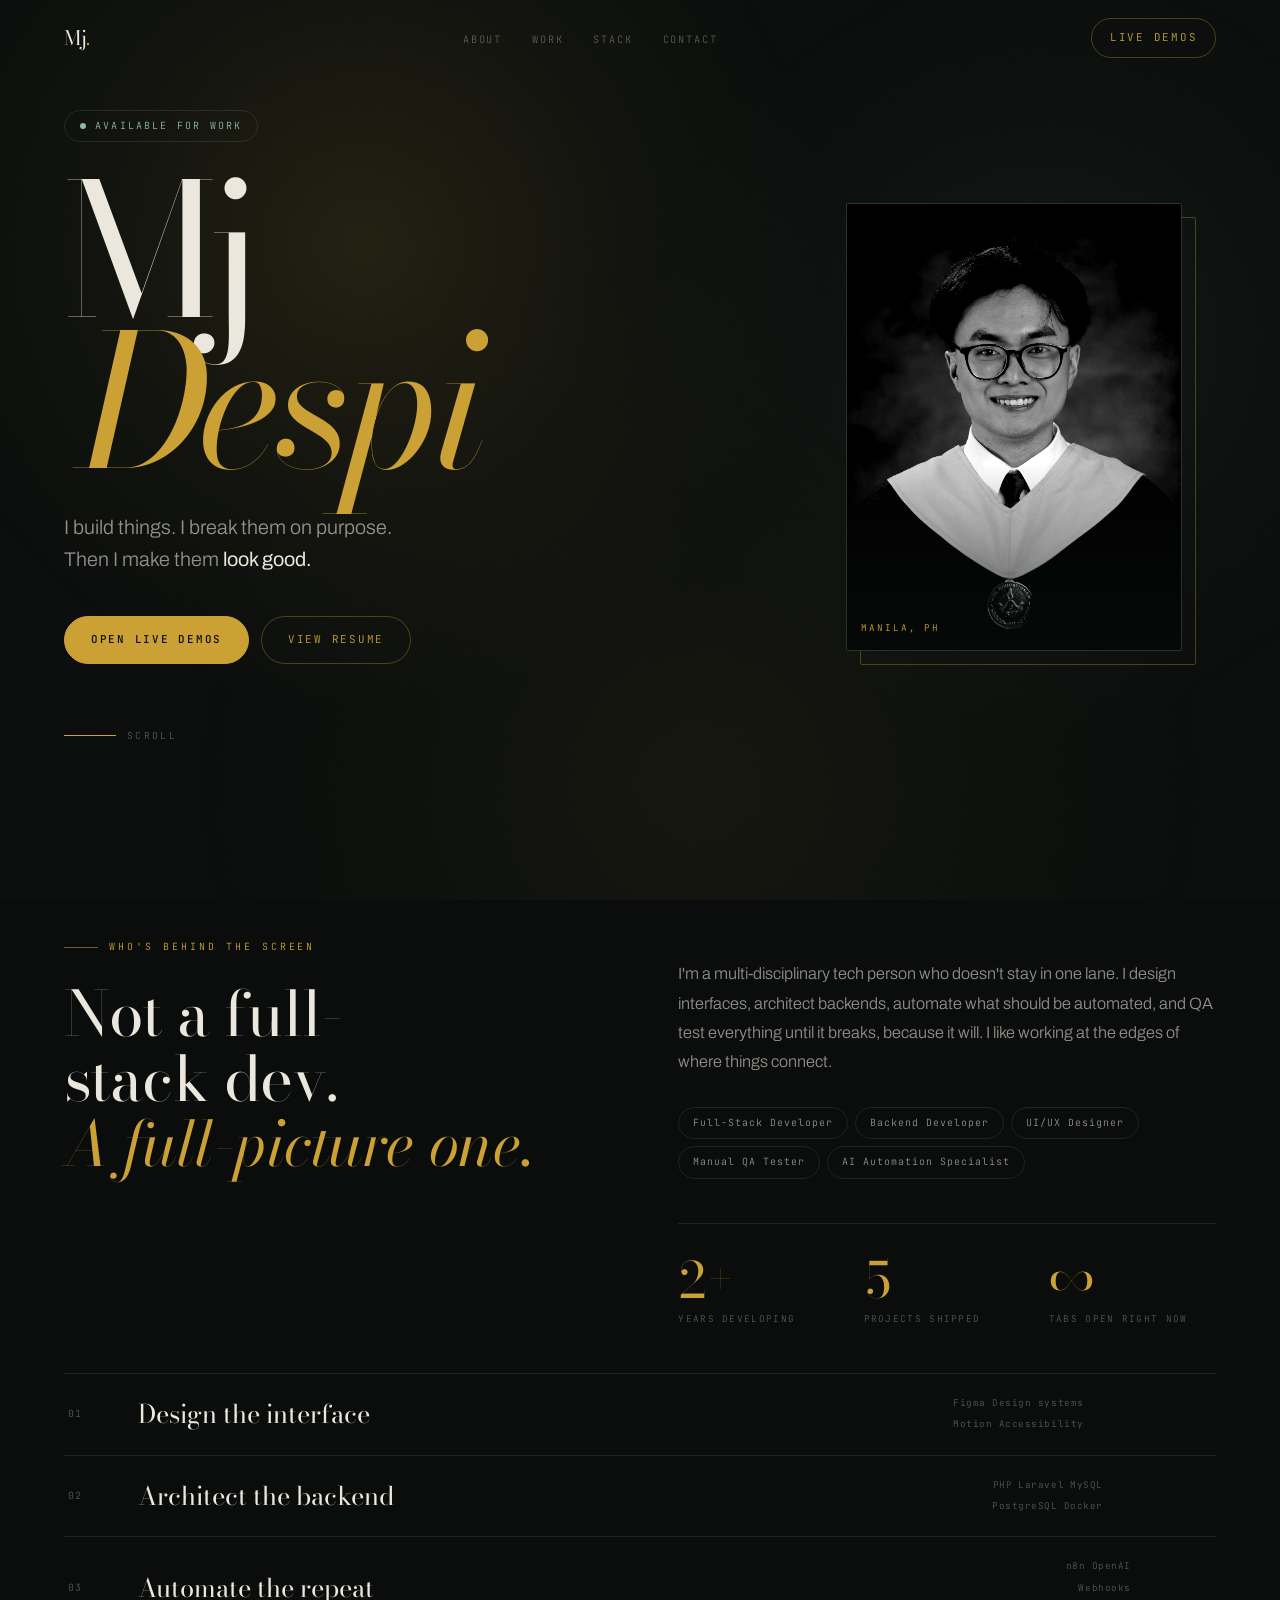
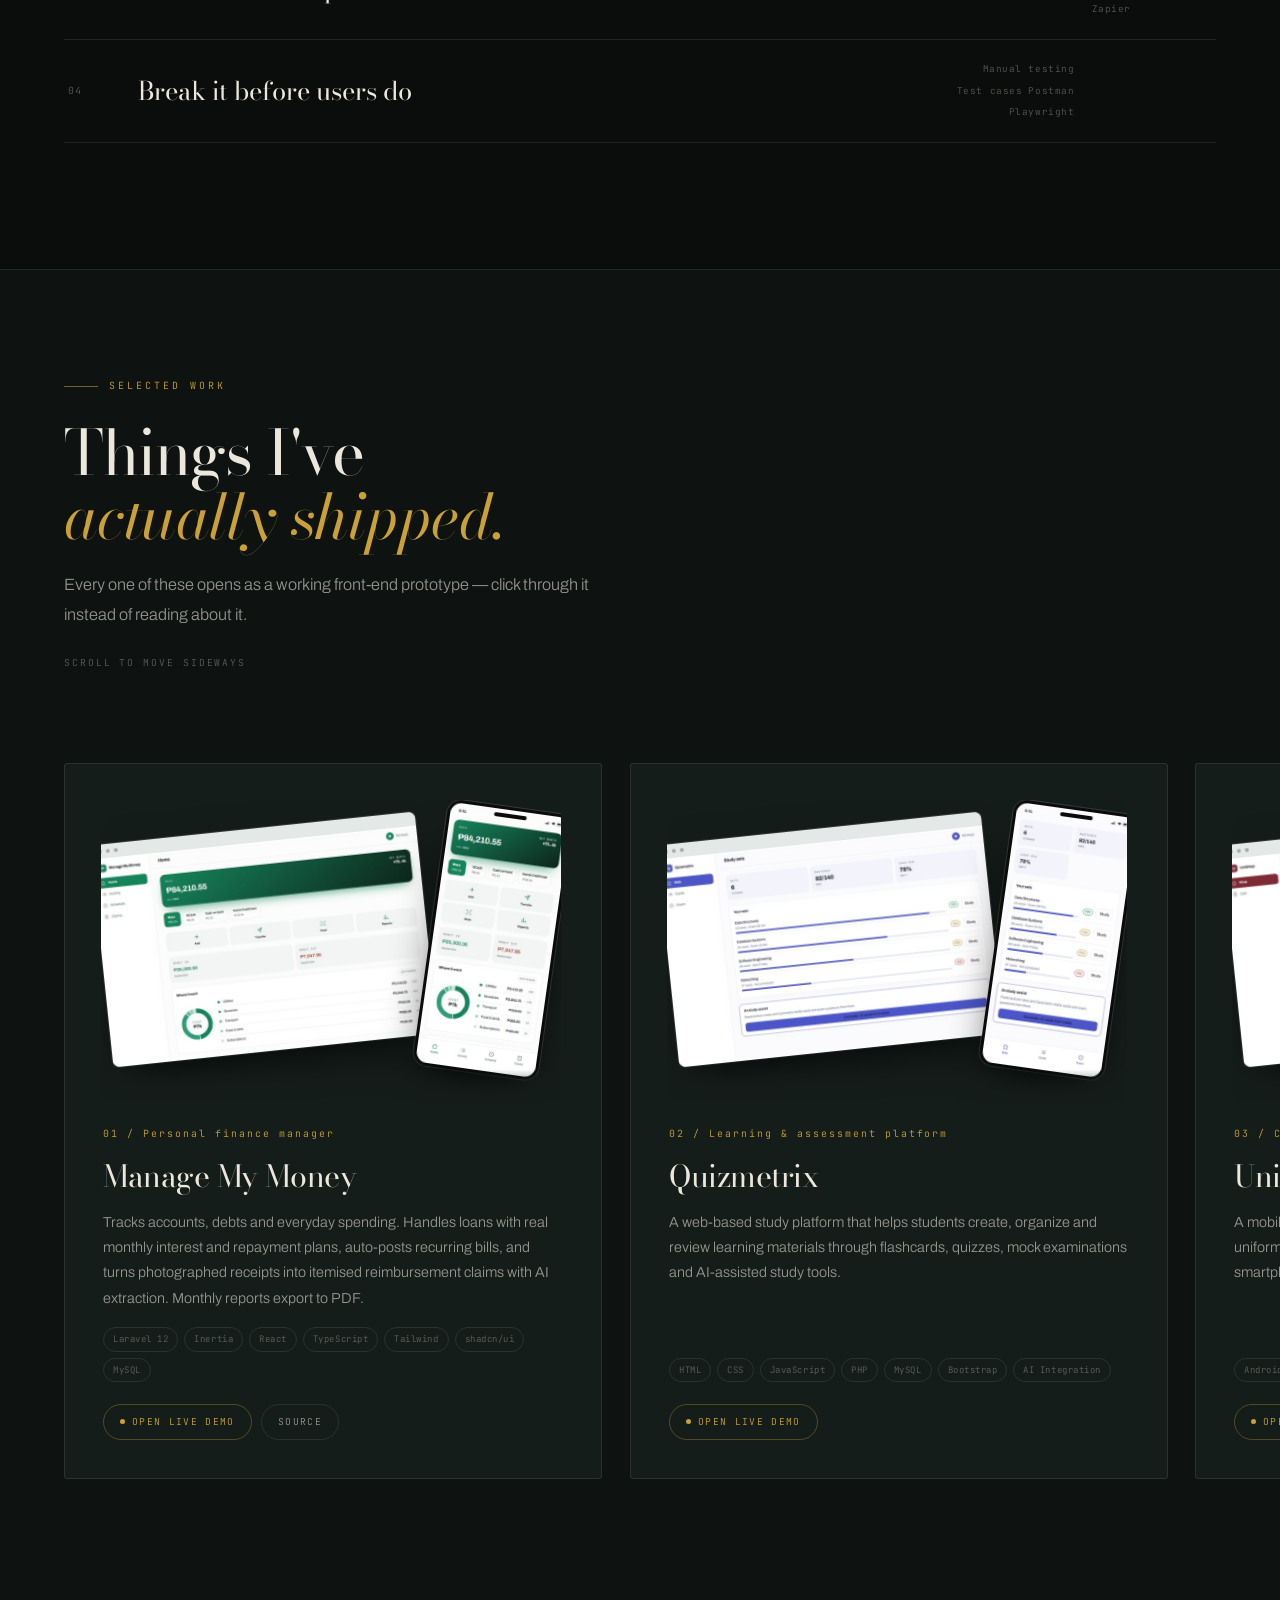
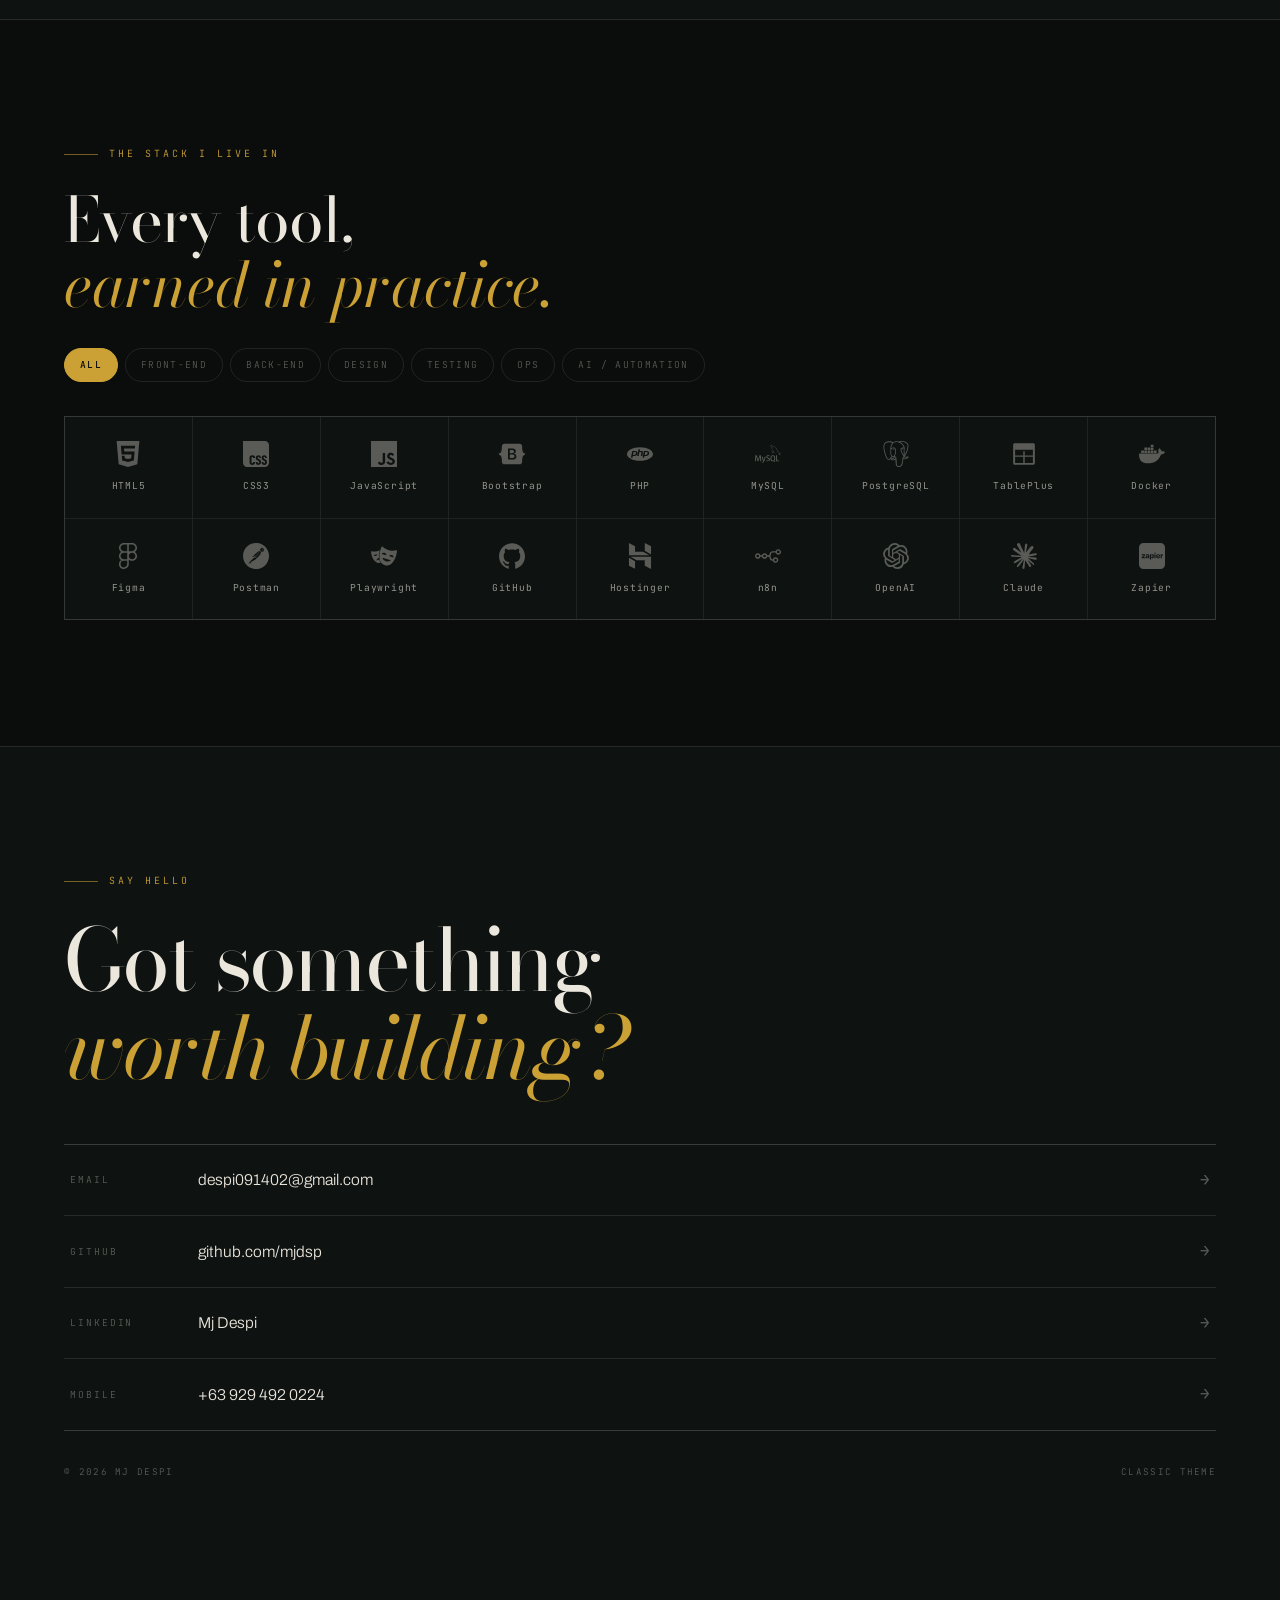
<file: index.html>
<!DOCTYPE html>
<html lang="en">
<head>
<meta charset="UTF-8" />
<meta name="viewport" content="width=device-width, initial-scale=1.0, viewport-fit=cover" />
<title>Mj Despi | Developer &amp; Designer</title>
<meta name="description" content="Mj Despi — full-stack developer, designer, QA tester and automation builder." />

<link rel="preconnect" href="https://fonts.googleapis.com">
<link rel="preconnect" href="https://fonts.gstatic.com" crossorigin>
<link rel="stylesheet" href="https://fonts.googleapis.com/css2?family=Bodoni+Moda:ital,opsz,wght@0,6..96,400;0,6..96,500;1,6..96,400&family=Archivo:wght@300;400;500;600&family=JetBrains+Mono:wght@400;500&display=swap">

<style>
/* ============================================================
   MJ DESPI — "LOW LIGHT" THEME
   A dark editorial stage. One warm brass accent carries every
   interactive state; everything else stays quiet so the light
   under the cursor is the thing that moves.
   ============================================================ */

:root{
  /* neutrals, biased green-gold so they never read as flat grey */
  --void:#0A0D0C;
  --ground:#0E1312;
  --raise:#151D1A;
  --edge:rgba(236,231,221,.10);
  --edge-lit:rgba(203,161,53,.34);

  /* type */
  --paper:#ECE7DD;
  --paper-dim:rgba(236,231,221,.60);
  --paper-faint:rgba(236,231,221,.34);

  /* the single bold move */
  --brass:#CBA135;
  --brass-lit:#E8C766;
  --brass-dim:rgba(203,161,53,.16);

  /* cool counterweight for data and labels */
  --ice:#8FB8AD;

  --display:'Bodoni Moda',Didot,'Bodoni MT',Georgia,serif;
  --body:'Archivo',system-ui,-apple-system,'Segoe UI',sans-serif;
  --mono:'JetBrains Mono',ui-monospace,SFMono-Regular,Menlo,monospace;

  --ease:cubic-bezier(.22,1,.36,1);
  --gut:clamp(20px,5vw,72px);

  color-scheme:dark;
}

*{box-sizing:border-box}
html{scroll-behavior:smooth}
body{
  margin:0;
  background:var(--void);
  color:var(--paper);
  font-family:var(--body);
  font-weight:300;
  font-size:16px;
  line-height:1.65;
  -webkit-font-smoothing:antialiased;
  overflow-x:hidden;
}
h1,h2,h3{font-family:var(--display);font-weight:400;margin:0;text-wrap:balance;letter-spacing:-.015em}
p{margin:0}
a{color:inherit;text-decoration:none}
img{max-width:100%;display:block}
button{font:inherit;color:inherit;background:none;border:0;cursor:pointer}
[hidden]{display:none!important}
:focus-visible{outline:2px solid var(--brass);outline-offset:3px;border-radius:2px}
::selection{background:var(--brass);color:var(--void)}

/* ---------- ambient layers ---------- */
#bg{position:fixed;inset:0;z-index:0;pointer-events:none}
#grain{
  position:fixed;inset:0;z-index:1;pointer-events:none;
  opacity:.055;mix-blend-mode:screen;
}
#spot{
  position:fixed;inset:0;z-index:2;pointer-events:none;
  background:radial-gradient(
    460px circle at var(--px,50%) var(--py,30%),
    rgba(203,161,53,.10), rgba(203,161,53,.035) 42%, transparent 68%
  );
  opacity:0;transition:opacity .6s var(--ease);
}
body.lit #spot{opacity:1}

/* ---------- custom cursor ---------- */
.cur,.ring{position:fixed;top:0;left:0;z-index:90;pointer-events:none;border-radius:50%;opacity:0}
.cur{width:6px;height:6px;background:var(--brass-lit);margin:-3px 0 0 -3px}
.ring{
  width:34px;height:34px;margin:-17px 0 0 -17px;
  border:1px solid rgba(203,161,53,.45);
  transition:width .3s var(--ease),height .3s var(--ease),margin .3s var(--ease),
             border-color .3s var(--ease),background .3s var(--ease);
}
body.lit .cur,body.lit .ring{opacity:1}
body.grab .ring{
  width:62px;height:62px;margin:-31px 0 0 -31px;
  border-color:var(--brass);background:rgba(203,161,53,.09);
}

/* ---------- scroll thread ---------- */
#thread{
  position:fixed;top:0;left:0;height:2px;width:0;z-index:80;
  background:linear-gradient(90deg,transparent,var(--brass));
}

/* ---------- curtain ---------- */
#curtain{
  position:fixed;inset:0;z-index:100;background:var(--void);
  display:grid;place-items:center;transition:opacity .9s var(--ease),visibility .9s;
}
#curtain span{
  font-family:var(--mono);font-size:.68rem;letter-spacing:.42em;
  text-transform:uppercase;color:var(--brass);
}
body.up #curtain{opacity:0;visibility:hidden}

/* ---------- shell ---------- */
.shell{position:relative;z-index:3}
.bound{max-width:1280px;margin:0 auto;padding-inline:var(--gut)}

/* ---------- nav ---------- */
.nav{
  position:fixed;top:0;left:0;right:0;z-index:70;
  padding:18px var(--gut);padding-top:calc(18px + env(safe-area-inset-top,0px));
  display:flex;align-items:center;justify-content:space-between;gap:20px;
  transition:background .4s var(--ease),backdrop-filter .4s var(--ease),padding .4s var(--ease);
}
body.deep .nav{
  background:rgba(10,13,12,.78);backdrop-filter:blur(14px);
  border-bottom:1px solid var(--edge);padding-block:12px;
  padding-top:calc(12px + env(safe-area-inset-top,0px));
}
.mark{font-family:var(--display);font-size:1.25rem;letter-spacing:-.02em}
.mark i{color:var(--brass);font-style:normal}
.nav ul{display:flex;gap:4px;list-style:none;margin:0;padding:0}
.nav a.lnk{
  font-family:var(--mono);font-size:.64rem;letter-spacing:.18em;text-transform:uppercase;
  color:var(--paper-faint);padding:8px 13px;border-radius:99px;transition:color .3s,background .3s;
}
.nav a.lnk:hover,.nav a.lnk.on{color:var(--brass);background:var(--brass-dim)}
@media (max-width:760px){.nav ul{display:none}}

/* ---------- shared section furniture ---------- */
section{position:relative}
.pad{padding-block:clamp(96px,14vh,190px)}
.eyebrow{
  font-family:var(--mono);font-size:.62rem;letter-spacing:.3em;text-transform:uppercase;
  color:var(--brass);display:flex;align-items:center;gap:11px;margin-bottom:26px;
}
.eyebrow::before{content:'';width:34px;height:1px;background:var(--brass);opacity:.55}
.h2{font-size:clamp(2.1rem,5.2vw,3.9rem);line-height:1.04}
.h2 em{font-style:italic;color:var(--brass)}
.lede{font-size:1.02rem;line-height:1.8;color:var(--paper-dim);max-width:62ch;margin-top:20px}

/* reveal — resting state is visible; JS only adds the entrance */
.rv{opacity:1;transform:none}
body.anim .rv{opacity:0;transform:translateY(26px);transition:opacity .9s var(--ease),transform .9s var(--ease)}
body.anim .rv.in{opacity:1;transform:none}

/* ---------- hero ---------- */
.hero{min-height:88vh;display:flex;align-items:center;padding-top:110px;padding-bottom:70px}
.hero__grid{display:grid;grid-template-columns:1.25fr .75fr;gap:clamp(30px,6vw,80px);align-items:center;width:100%}
@media (max-width:980px){.hero__grid{grid-template-columns:1fr;gap:40px}}

.status{
  display:inline-flex;align-items:center;gap:9px;font-family:var(--mono);
  font-size:.62rem;letter-spacing:.22em;text-transform:uppercase;color:var(--ice);
  border:1px solid var(--edge);border-radius:99px;padding:7px 15px;margin-bottom:34px;
}
.status i{width:6px;height:6px;border-radius:50%;background:var(--ice);animation:pulse 2.6s infinite}
@keyframes pulse{0%,100%{opacity:1;box-shadow:0 0 0 0 rgba(143,184,173,.5)}50%{opacity:.55;box-shadow:0 0 0 7px rgba(143,184,173,0)}}

.name{font-size:clamp(4.2rem,15vw,11.5rem);line-height:.82;letter-spacing:-.045em;margin:0}
.name .ln{display:block}
.name .ln:last-child{color:var(--brass);font-style:italic;margin-left:.08em}
.ch{display:inline-block;will-change:transform}

.tag{
  font-size:clamp(1rem,1.9vw,1.24rem);line-height:1.6;color:var(--paper-dim);
  margin-top:34px;max-width:40ch;font-weight:300;
}
.tag b{color:var(--paper);font-weight:400}

.cta{display:flex;flex-wrap:wrap;gap:12px;margin-top:40px}
.btn{
  display:inline-flex;align-items:center;gap:9px;
  font-family:var(--mono);font-size:.68rem;letter-spacing:.16em;text-transform:uppercase;
  padding:14px 26px;border-radius:99px;border:1px solid var(--brass);
  transition:background .35s var(--ease),color .35s var(--ease),border-color .35s var(--ease);
  will-change:transform;
}
.btn--fill{background:var(--brass);color:var(--void);font-weight:500}
.btn--fill:hover{background:var(--brass-lit);border-color:var(--brass-lit)}
.btn--line{color:var(--brass);border-color:var(--edge-lit)}
.btn--line:hover{border-color:var(--brass);background:var(--brass-dim)}

/* portrait */
.port{position:relative;justify-self:center;width:min(100%,336px)}
.port__f{
  position:relative;aspect-ratio:3/4;border-radius:2px;overflow:hidden;
  background:var(--raise);border:1px solid var(--edge);
}
.port__f img{width:100%;height:100%;object-fit:cover;object-position:center 20%;
  /* the source is a dark gown on a near-black backdrop, so the duotone rest
     state has to lift the photo rather than dim it, or the frame reads empty */
  filter:grayscale(1) contrast(1.18) brightness(1.3);transition:filter .7s var(--ease)}
.port:hover .port__f img{filter:grayscale(0) contrast(1.04) brightness(1.12)}
.port__f::after{
  content:'';position:absolute;inset:0;pointer-events:none;
  background:linear-gradient(180deg,transparent 58%,rgba(10,13,12,.66));
}
.port__r{
  position:absolute;inset:0;translate:14px 14px;border:1px solid var(--edge-lit);
  border-radius:2px;z-index:-1;pointer-events:none;
}
.port__cap{
  position:absolute;left:14px;bottom:13px;z-index:2;
  font-family:var(--mono);font-size:.58rem;letter-spacing:.2em;text-transform:uppercase;color:var(--brass);
}

.hint{
  display:flex;align-items:center;gap:11px;margin-top:64px;
  font-family:var(--mono);font-size:.6rem;letter-spacing:.24em;text-transform:uppercase;color:var(--paper-faint);
}
.hint i{display:block;width:52px;height:1px;background:var(--paper-faint);position:relative;overflow:hidden}
.hint i::after{content:'';position:absolute;inset:0;background:var(--brass);animation:sweep 2.6s var(--ease) infinite}
@keyframes sweep{0%{transform:translateX(-100%)}60%,100%{transform:translateX(100%)}}

/* ---------- about ---------- */
.about__grid{display:grid;grid-template-columns:1fr 1fr;gap:clamp(34px,6vw,90px);align-items:start}
@media (max-width:900px){.about__grid{grid-template-columns:1fr}}

.roles{display:flex;flex-wrap:wrap;gap:7px;margin-top:30px}
.role{
  font-family:var(--mono);font-size:.62rem;letter-spacing:.1em;
  padding:7px 14px;border-radius:99px;border:1px solid var(--edge);color:var(--paper-dim);
  transition:border-color .3s,color .3s,background .3s;
}
.role:hover{border-color:var(--brass);color:var(--brass);background:var(--brass-dim)}

.stats{display:grid;grid-template-columns:repeat(3,1fr);gap:18px;margin-top:44px;padding-top:32px;border-top:1px solid var(--edge)}
.stat b{
  display:block;font-family:var(--display);font-size:clamp(2rem,4.6vw,3.1rem);
  line-height:1;color:var(--brass);font-weight:400;font-variant-numeric:tabular-nums;
}
.stat span{
  display:block;margin-top:8px;font-family:var(--mono);font-size:.58rem;
  letter-spacing:.14em;text-transform:uppercase;color:var(--paper-faint);line-height:1.5;
}

/* ---------- capability ledger ---------- */
.led{border-top:1px solid var(--edge);margin-top:46px}
.led__row{
  display:grid;grid-template-columns:52px 1fr auto;gap:18px;align-items:center;
  padding:22px 4px;border-bottom:1px solid var(--edge);
  transition:background .4s var(--ease),padding-left .4s var(--ease);position:relative;
}
.led__row::before{
  content:'';position:absolute;left:0;top:0;bottom:0;width:2px;background:var(--brass);
  transform:scaleY(0);transform-origin:top;transition:transform .45s var(--ease);
}
.led__row:hover{background:linear-gradient(90deg,var(--brass-dim),transparent 62%);padding-left:16px}
.led__row:hover::before{transform:scaleY(1)}
.led__n{font-family:var(--mono);font-size:.62rem;color:var(--paper-faint);letter-spacing:.06em}
.led__t{font-family:var(--display);font-size:clamp(1.15rem,2.4vw,1.6rem);line-height:1.2}
.led__row:hover .led__t{color:var(--brass)}
.led__k{display:flex;flex-wrap:wrap;gap:6px;justify-content:flex-end;max-width:52%}
.led__k span{font-family:var(--mono);font-size:.58rem;color:var(--paper-faint);letter-spacing:.06em}
@media (max-width:760px){
  .led__row{grid-template-columns:40px 1fr;gap:12px}
  .led__k{grid-column:2;justify-content:flex-start;max-width:100%;margin-top:6px}
}

/* ---------- work rail ---------- */
.work{background:var(--ground);border-block:1px solid var(--edge)}
.work__head{padding-top:clamp(84px,12vh,150px)}
.railwrap{height:auto}
body.rail .railwrap{height:var(--railh,300vh)}
.railstick{padding-block:50px clamp(84px,12vh,150px)}
body.rail .railstick{
  position:sticky;top:0;height:100vh;display:flex;align-items:center;
  overflow:hidden;padding-block:0;
}
.track{display:grid;gap:22px;grid-template-columns:1fr;padding-inline:var(--gut)}
body.rail .track{
  display:flex;grid-template-columns:none;gap:28px;
  padding-left:var(--gut);padding-right:0;will-change:transform;
}

/* sneak peek — real screenshots of the prototype on the web and on a
   phone, leaning into each other. The captures in shots/ hold only the app;
   the browser bar and phone bezel are drawn here so they stay crisp.
   The pair sits apart at rest and closes up on hover. */
.peek{
  position:relative;
  /* Both children are absolutely positioned, so this box has no content to
     size itself from. Inside the card's column flex it needs an explicit
     width for aspect-ratio to resolve against, and flex:none so it is not
     shrunk to nothing. */
  width:100%;flex:none;
  aspect-ratio:300/200;
  margin:-2px -2px 4px;
  -webkit-mask-image:linear-gradient(180deg,#000 88%,transparent);
  mask-image:linear-gradient(180deg,#000 88%,transparent);
}
.peek__desk,.peek__phone{
  position:absolute;
  transition:transform .6s var(--ease);
  will-change:transform;
}
.peek img{display:block;width:100%;height:auto}

.peek__desk{
  left:0;top:9%;width:71%;
  border-radius:7px;overflow:hidden;
  background:#fff;
  box-shadow:0 20px 44px -18px rgba(0,0,0,.8),0 0 0 1px rgba(236,231,221,.14);
  transform:rotate(-6deg);
}
.peek__bar{
  display:flex;align-items:center;gap:4px;
  padding:5px 7px;background:#E4E8E6;
}
.peek__bar i{width:4px;height:4px;border-radius:50%;background:rgba(0,0,0,.26)}

.peek__phone{
  right:1%;top:2%;width:27.5%;
  border-radius:14px;padding:3px;
  background:#0B0B0C;
  box-shadow:0 22px 46px -16px rgba(0,0,0,.9),0 0 0 1px rgba(236,231,221,.16);
  transform:rotate(8deg);
}
.peek__phone img{border-radius:11px}
.peek__island{
  position:absolute;top:7px;left:50%;
  width:26%;height:4px;border-radius:99px;background:#0B0B0C;
  transform:translateX(-50%);
}

.proj:hover .peek__desk {transform:rotate(-2.5deg) translate(-1%,-2%)}
.proj:hover .peek__phone{transform:rotate(4deg)    translate(2%,-3%)}

.proj{
  position:relative;background:var(--raise);border:1px solid var(--edge);
  border-radius:3px;padding:clamp(24px,3vw,38px);display:flex;flex-direction:column;gap:16px;
  overflow:hidden;transform-style:preserve-3d;will-change:transform;
}
body.rail .proj{flex:0 0 clamp(360px,42vw,560px);min-height:min(66vh,560px)}
.proj::after{
  content:'';position:absolute;inset:0;pointer-events:none;opacity:0;transition:opacity .45s var(--ease);
  background:radial-gradient(420px circle at var(--mx,50%) var(--my,50%),rgba(203,161,53,.13),transparent 62%);
}
.proj:hover::after{opacity:1}
.proj:hover{border-color:var(--edge-lit)}
.proj > *{transform:translateZ(26px)}
.proj__n{font-family:var(--mono);font-size:.62rem;color:var(--brass);letter-spacing:.2em}
.proj__t{font-family:var(--display);font-size:clamp(1.3rem,2.6vw,1.9rem);line-height:1.16}
.proj__d{font-size:.9rem;line-height:1.75;color:var(--paper-dim);font-weight:300}
.proj__k{display:flex;flex-wrap:wrap;gap:6px;margin-top:auto}
.proj__k span{
  font-family:var(--mono);font-size:.56rem;letter-spacing:.06em;
  padding:4px 9px;border-radius:99px;border:1px solid var(--edge);color:var(--paper-faint);
}
.proj__a{display:flex;flex-wrap:wrap;gap:9px;padding-top:6px}
.plink{
  display:inline-flex;align-items:center;gap:7px;
  font-family:var(--mono);font-size:.6rem;letter-spacing:.14em;text-transform:uppercase;
  padding:9px 16px;border-radius:99px;border:1px solid var(--edge-lit);color:var(--brass);
  transition:background .3s,color .3s,border-color .3s;will-change:transform;
}
.plink:hover{background:var(--brass);color:var(--void);border-color:var(--brass)}
.plink--q{border-color:var(--edge);color:var(--paper-dim)}
.plink--q:hover{background:var(--paper);color:var(--void);border-color:var(--paper)}
.plink i{width:5px;height:5px;border-radius:50%;background:currentColor}

.railnote{
  display:none;margin-top:26px;font-family:var(--mono);font-size:.6rem;
  letter-spacing:.2em;text-transform:uppercase;color:var(--paper-faint);
}
body.rail .railnote{display:block}

/* ---------- stack ---------- */
.filters{display:flex;flex-wrap:wrap;gap:7px;margin-top:30px}
.fbtn{
  font-family:var(--mono);font-size:.6rem;letter-spacing:.14em;text-transform:uppercase;
  padding:8px 15px;border-radius:99px;border:1px solid var(--edge);color:var(--paper-faint);
  transition:all .3s var(--ease);
}
.fbtn:hover{color:var(--paper);border-color:var(--paper-faint)}
.fbtn[aria-pressed="true"]{background:var(--brass);border-color:var(--brass);color:var(--void);font-weight:500}

.marks{
  display:grid;grid-template-columns:repeat(auto-fill,minmax(122px,1fr));
  gap:1px;margin-top:34px;background:var(--edge);border:1px solid var(--edge);
}
.mk{
  background:var(--ground);padding:24px 12px;display:flex;flex-direction:column;
  align-items:center;gap:11px;transition:background .35s var(--ease),opacity .35s var(--ease);
}
.mk svg{width:26px;height:26px;color:var(--paper-faint);transition:color .35s var(--ease),transform .35s var(--ease)}
.mk b{font-family:var(--mono);font-size:.6rem;font-weight:400;letter-spacing:.08em;color:var(--paper-dim);text-align:center}
.mk:hover{background:var(--raise)}
.mk:hover svg{color:var(--brass);transform:translateY(-3px) scale(1.1)}
.mk:hover b{color:var(--paper)}
.mk.dim{opacity:.2}

/* ---------- contact ---------- */
.contact{background:var(--ground);border-top:1px solid var(--edge)}
.big{
  font-family:var(--display);font-size:clamp(2.4rem,7vw,5.4rem);line-height:1.02;
  letter-spacing:-.03em;margin-top:8px;
}
.big em{font-style:italic;color:var(--brass)}
.links{display:grid;gap:1px;margin-top:52px;background:var(--edge);border-block:1px solid var(--edge)}
.link{
  display:grid;grid-template-columns:110px 1fr auto;gap:18px;align-items:center;
  background:var(--ground);padding:22px 6px;transition:background .4s var(--ease),padding .4s var(--ease);
}
.link:hover{background:var(--raise);padding-inline:18px 6px}
.link__l{font-family:var(--mono);font-size:.6rem;letter-spacing:.2em;text-transform:uppercase;color:var(--paper-faint)}
.link__v{font-size:.98rem;color:var(--paper);overflow:hidden;text-overflow:ellipsis}
.link:hover .link__v{color:var(--brass)}
.link__g{font-family:var(--mono);color:var(--paper-faint);transition:transform .4s var(--ease),color .4s}
.link:hover .link__g{transform:translateX(6px);color:var(--brass)}
@media (max-width:620px){
  .link{grid-template-columns:1fr auto;gap:4px 12px}
  .link__l{grid-column:1/-1}
}

.foot{
  display:flex;flex-wrap:wrap;gap:12px 24px;justify-content:space-between;
  padding-block:34px calc(44px + env(safe-area-inset-bottom,0px));
  font-family:var(--mono);font-size:.58rem;letter-spacing:.14em;text-transform:uppercase;color:var(--paper-faint);
}
.foot a:hover{color:var(--brass)}

/* ---------- reduced motion / coarse pointer ---------- */
@media (pointer:coarse){
  .cur,.ring,#spot{display:none}
}
@media (prefers-reduced-motion:reduce){
  html{scroll-behavior:auto}
  *,*::before,*::after{animation-duration:.01ms!important;transition-duration:.01ms!important}
  .cur,.ring,#spot,#grain{display:none}
  body.anim .rv{opacity:1;transform:none}
  .proj{transform:none!important}
  .proj::after{display:none}
}
</style>
</head>
<body>

<div id="curtain"><span>Mj Despi</span></div>

<canvas id="bg" aria-hidden="true"></canvas>
<canvas id="grain" aria-hidden="true"></canvas>
<div id="spot" aria-hidden="true"></div>
<div id="thread" aria-hidden="true"></div>
<div class="cur" aria-hidden="true"></div>
<div class="ring" aria-hidden="true"></div>

<header class="nav">
  <a href="#top" class="mark">Mj<i>.</i></a>
  <ul>
    <li><a href="#about"   class="lnk">About</a></li>
    <li><a href="#work"    class="lnk">Work</a></li>
    <li><a href="#stack"   class="lnk">Stack</a></li>
    <li><a href="#contact" class="lnk">Contact</a></li>
  </ul>
  <a href="demos.html" class="btn btn--line" style="padding:10px 18px">Live demos</a>
</header>

<main class="shell" id="top">

  <!-- ===================== HERO ===================== -->
  <section class="hero bound">
    <div class="hero__grid">
      <div>
        <span class="status"><i></i>Available for work</span>
        <h1 class="name">
          <span class="ln" data-split>Mj</span>
          <span class="ln" data-split>Despi</span>
        </h1>
        <p class="tag">
          I build things. I break them on purpose.<br>
          Then I make them <b>look good.</b>
        </p>
        <div class="cta">
          <a href="demos.html" class="btn btn--fill">Open live demos</a>
          <a href="MJ_Despi_Resume.pdf" target="_blank" rel="noopener" class="btn btn--line">View resume</a>
        </div>
        <div class="hint"><i></i>Scroll</div>
      </div>

      <figure class="port">
        <div class="port__f">
          <img src="MJ_PIC.jpg" alt="Portrait of Mj Despi" decoding="async">
          <figcaption class="port__cap">Manila, PH</figcaption>
        </div>
        <span class="port__r"></span>
      </figure>
    </div>
  </section>

  <!-- ===================== ABOUT ===================== -->
  <section id="about" class="pad bound">
    <div class="about__grid">
      <div>
        <span class="eyebrow rv">Who's behind the screen</span>
        <h2 class="h2 rv">Not a full-stack dev.<br><em>A full-picture one.</em></h2>
      </div>
      <div>
        <p class="lede rv">
          I'm a multi-disciplinary tech person who doesn't stay in one lane.
          I design interfaces, architect backends, automate what should be automated,
          and QA test everything until it breaks, because it will.
          I like working at the edges of where things connect.
        </p>
        <div class="roles rv" id="roles"></div>
        <div class="stats rv">
          <div class="stat"><b data-count="2" data-suffix="+">0</b><span>Years developing</span></div>
          <div class="stat"><b data-count="5">0</b><span>Projects shipped</span></div>
          <div class="stat"><b>&#8734;</b><span>Tabs open right now</span></div>
        </div>
      </div>
    </div>

    <div class="led rv" id="ledger"></div>
  </section>

  <!-- ===================== WORK ===================== -->
  <section id="work" class="work">
    <div class="work__head bound">
      <span class="eyebrow rv">Selected work</span>
      <h2 class="h2 rv">Things I've<br><em>actually shipped.</em></h2>
      <p class="lede rv">Every one of these opens as a working front-end prototype — click through it instead of reading about it.</p>
      <p class="railnote rv">Scroll to move sideways</p>
    </div>

    <div class="railwrap" id="railwrap">
      <div class="railstick" id="railstick">
        <div class="track" id="track"></div>
      </div>
    </div>
  </section>

  <!-- ===================== STACK ===================== -->
  <section id="stack" class="pad bound">
    <span class="eyebrow rv">The stack I live in</span>
    <h2 class="h2 rv">Every tool,<br><em>earned in practice.</em></h2>
    <div class="filters rv" id="filters"></div>
    <div class="marks rv" id="marks"></div>
  </section>

  <!-- ===================== CONTACT ===================== -->
  <section id="contact" class="contact pad">
    <div class="bound">
      <span class="eyebrow rv">Say hello</span>
      <h2 class="big rv">Got something<br><em>worth building?</em></h2>
      <div class="links rv" id="links"></div>
      <div class="foot">
        <span>&copy; <span id="yr"></span> Mj Despi</span>
        <span><a href="index.html">Classic theme</a></span>
      </div>
    </div>
  </section>

</main>

<script src="logos.js"></script>
<script src="peek.js"></script>
<script>
/* ============================================================
   CONTENT — mirrors CONFIG in script.js
   ============================================================ */
const DATA = {
  email:"despi091402@gmail.com",
  github:"https://github.com/mjdsp",
  linkedin:"https://www.linkedin.com/in/mj-despi-37a28a386/",
  number:"+63 929 492 0224",

  roles:["Full-Stack Developer","Backend Developer","UI/UX Designer","Manual QA Tester","AI Automation Specialist"],

  ledger:[
    { t:"Design the interface",  k:["Figma","Design systems","Motion","Accessibility"] },
    { t:"Architect the backend", k:["PHP","Laravel","MySQL","PostgreSQL","Docker"] },
    { t:"Automate the repeat",   k:["n8n","OpenAI","Webhooks","Zapier"] },
    { t:"Break it before users do", k:["Manual testing","Test cases","Postman","Playwright"] },
  ],

  projects:[
    { t:"Manage My Money", s:"Personal finance manager",
      d:"Tracks accounts, debts and everyday spending. Handles loans with real monthly interest and repayment plans, auto-posts recurring bills, and turns photographed receipts into itemised reimbursement claims with AI extraction. Monthly reports export to PDF.",
      k:["Laravel 12","Inertia","React","TypeScript","Tailwind","shadcn/ui","MySQL"],
      demo:"money", repo:"https://github.com/mjdsp/manage-my-money" },
    { t:"Quizmetrix", s:"Learning &amp; assessment platform",
      d:"A web-based study platform that helps students create, organize and review learning materials through flashcards, quizzes, mock examinations and AI-assisted study tools.",
      k:["HTML","CSS","JavaScript","PHP","MySQL","Bootstrap","AI Integration"],
      demo:"quiz" },
    { t:"UniShop", s:"Campus uniform mobile app",
      d:"A mobile commerce application that lets students browse available school uniforms, check stock availability and pre-order items through their smartphones.",
      k:["Android Studio","XML","Java","UI/UX"],
      demo:"shop" },
    { t:"ChronoSync", s:"Room &amp; time management",
      d:"A scheduling and facility management system that streamlines room reservations, schedule coordination and resource allocation within an organization.",
      k:["HTML","CSS","JavaScript","UI/UX"],
      demo:"chrono" },
    { t:"DocuFlow AI", s:"Document automation",
      d:"An AI-powered workflow platform that extracts, validates, categorises and stores information from uploaded documents, automating data entry and reporting end to end.",
      k:["n8n","OpenAI","Webhooks","Google Sheets","Hostinger"],
      demo:"flow" },
  ],

  families:[
    { code:"FE", label:"Front-end" }, { code:"BE", label:"Back-end" },
    { code:"UI", label:"Design"    }, { code:"QA", label:"Testing"  },
    { code:"OP", label:"Ops"       }, { code:"AI", label:"AI / Automation" },
  ],

  stack:[
    { n:"HTML5", l:"html5", f:"FE" }, { n:"CSS3", l:"css", f:"FE" },
    { n:"JavaScript", l:"javascript", f:"FE" }, { n:"Bootstrap", l:"bootstrap", f:"FE" },
    { n:"PHP", l:"php", f:"BE" }, { n:"MySQL", l:"mysql", f:"BE" },
    { n:"PostgreSQL", l:"postgresql", f:"BE" }, { n:"TablePlus", l:"tableplus", f:"BE" },
    { n:"Docker", l:"docker", f:"BE" }, { n:"Figma", l:"figma", f:"UI" },
    { n:"Postman", l:"postman", f:"QA" }, { n:"Playwright", l:"playwright", f:"QA" },
    { n:"GitHub", l:"github", f:"OP" }, { n:"Hostinger", l:"hostinger", f:"OP" },
    { n:"n8n", l:"n8n", f:"AI" }, { n:"OpenAI", l:"openai", f:"AI" },
    { n:"Claude", l:"claude", f:"AI" }, { n:"Zapier", l:"zapier", f:"AI" },
  ],
};

const REDUCED = matchMedia("(prefers-reduced-motion: reduce)").matches;
const FINE    = matchMedia("(pointer: fine)").matches;
const $  = (s, r=document) => r.querySelector(s);
const $$ = (s, r=document) => [...r.querySelectorAll(s)];
const el = (t, c, h) => { const n=document.createElement(t); if(c) n.className=c; if(h!=null) n.innerHTML=h; return n; };
const clamp = (v,a,b) => Math.max(a, Math.min(b, v));
const lerp  = (a,b,t) => a + (b-a)*t;

/* ============================================================
   RENDER
   ============================================================ */
function render() {
  $("#yr").textContent = new Date().getFullYear();

  DATA.roles.forEach(r => $("#roles").appendChild(el("span","role",r)));

  DATA.ledger.forEach((row,i) => {
    $("#ledger").appendChild(el("div","led__row",
      `<span class="led__n">${String(i+1).padStart(2,"0")}</span>
       <span class="led__t">${row.t}</span>
       <span class="led__k">${row.k.map(k=>`<span>${k}</span>`).join("")}</span>`));
  });

  DATA.projects.forEach((p,i) => {
    const card = el("article","proj");
    const acts = [
      `<a class="plink" href="demos.html#${p.demo}"><i></i>Open live demo</a>`,
      p.repo ? `<a class="plink plink--q" href="${p.repo}" target="_blank" rel="noopener">Source</a>` : "",
    ].join("");
    const peek = (typeof PEEK !== "undefined" && PEEK(p.demo)) || "";
    card.innerHTML =
      `${peek}
       <span class="proj__n">${String(i+1).padStart(2,"0")} / ${p.s}</span>
       <h3 class="proj__t">${p.t}</h3>
       <p class="proj__d">${p.d}</p>
       <div class="proj__k">${p.k.map(k=>`<span>${k}</span>`).join("")}</div>
       <div class="proj__a">${acts}</div>`;
    $("#track").appendChild(card);
  });

  const fbar = $("#filters");
  const all = el("button","fbtn","All");
  all.setAttribute("aria-pressed","true");
  fbar.appendChild(all);
  const fbtns = [all, ...DATA.families.map(f => {
    const b = el("button","fbtn",f.label);
    b.dataset.code = f.code;
    b.setAttribute("aria-pressed","false");
    fbar.appendChild(b);
    return b;
  })];

  DATA.stack.forEach(t => {
    // logos.js declares `const TECH_LOGOS` at top level. A top-level const is a
    // lexical binding, not a window property, so `window.TECH_LOGOS` is undefined
    // even though the name itself is in scope here.
    const path = (typeof TECH_LOGOS !== "undefined" && TECH_LOGOS[t.l]) || "";
    const m = el("div","mk",
      `<svg viewBox="0 0 24 24" fill="currentColor" aria-hidden="true">${path}</svg><b>${t.n}</b>`);
    m.dataset.code = t.f;
    $("#marks").appendChild(m);
  });

  fbtns.forEach(b => b.onclick = () => {
    fbtns.forEach(x => x.setAttribute("aria-pressed", String(x===b)));
    const code = b.dataset.code;
    $$(".mk").forEach(m => m.classList.toggle("dim", !!code && m.dataset.code !== code));
  });

  const contact = [
    ["Email",    DATA.email,                              "mailto:"+DATA.email],
    ["GitHub",   DATA.github.replace("https://",""),      DATA.github],
    ["LinkedIn", "Mj Despi",                              DATA.linkedin],
    ["Mobile",   DATA.number,                             null],
  ];
  contact.forEach(([l,v,href]) => {
    const node = href ? el("a","link") : el("div","link");
    if (href) {
      node.href = href;
      if (!href.startsWith("mailto")) { node.target = "_blank"; node.rel = "noopener"; }
    }
    node.innerHTML =
      `<span class="link__l">${l}</span><span class="link__v">${v}</span><span class="link__g">&rarr;</span>`;
    $("#links").appendChild(node);
  });
}

/* ============================================================
   AMBIENT CANVAS — drifting warm mesh + a pre-rendered grain tile.
   The grain is baked once into an offscreen tile and stamped, rather
   than written pixel by pixel every frame, so the loop stays cheap.
   ============================================================ */
function ambient() {
  const c = $("#bg"), x = c.getContext("2d");
  const blobs = [
    { hx:.24, hy:.22, r:.52, col:"203,161,53",  a:.13, sx:.00021, sy:.00017 },
    { hx:.78, hy:.34, r:.44, col:"143,184,173", a:.07, sx:.00015, sy:.00024 },
    { hx:.52, hy:.82, r:.58, col:"203,161,53",  a:.06, sx:.00012, sy:.00019 },
  ];
  let w=0, h=0, t=0;

  const size = () => {
    const d = Math.min(devicePixelRatio || 1, 2);
    w = c.width  = Math.max(1, Math.floor(innerWidth  * d));
    h = c.height = Math.max(1, Math.floor(innerHeight * d));
    c.style.width = innerWidth + "px";
    c.style.height = innerHeight + "px";
  };

  const paint = () => {
    // A zero-sized canvas (a hidden tab, a collapsed pane) makes the
    // gradient calls throw, which would kill the whole loop.
    if (!w || !h) return;
    x.clearRect(0,0,w,h);
    blobs.forEach(b => {
      const cx = w * (b.hx + Math.sin(t*b.sx) * .07);
      const cy = h * (b.hy + Math.cos(t*b.sy) * .06);
      const r  = Math.min(w,h) * b.r;
      const g  = x.createRadialGradient(cx,cy,0,cx,cy,r);
      g.addColorStop(0,   `rgba(${b.col},${b.a})`);
      g.addColorStop(.55, `rgba(${b.col},${b.a*.3})`);
      g.addColorStop(1,   `rgba(${b.col},0)`);
      x.fillStyle = g;
      x.fillRect(0,0,w,h);
    });
  };

  size();
  addEventListener("resize", () => { size(); paint(); }, { passive:true });
  paint();
  if (REDUCED) return;
  (function loop(now){ t = now; paint(); requestAnimationFrame(loop); })(0);

  /* grain tile */
  const gc = $("#grain"), gx = gc.getContext("2d");
  const tile = document.createElement("canvas");
  tile.width = tile.height = 128;
  const tx = tile.getContext("2d");
  const img = tx.createImageData(128,128);
  for (let i=0; i<img.data.length; i+=4) {
    const v = 120 + Math.random()*135;
    img.data[i] = img.data[i+1] = img.data[i+2] = v;
    img.data[i+3] = 26;
  }
  tx.putImageData(img,0,0);

  const stamp = () => {
    gc.width = innerWidth; gc.height = innerHeight;
    const p = gx.createPattern(tile,"repeat");
    gx.fillStyle = p;
    gx.fillRect(0,0,gc.width,gc.height);
  };
  stamp();
  addEventListener("resize", stamp, { passive:true });
}

/* ============================================================
   POINTER — spotlight, cursor, magnetism, card tilt
   ============================================================ */
function pointer() {
  if (!FINE || REDUCED) return;

  const dot = $(".cur"), ring = $(".ring");
  let tx=innerWidth/2, ty=innerHeight/2, rx=tx, ry=ty;

  addEventListener("pointermove", e => {
    tx = e.clientX; ty = e.clientY;
    document.body.classList.add("lit");
    document.documentElement.style.setProperty("--px", tx+"px");
    document.documentElement.style.setProperty("--py", ty+"px");
  }, { passive:true });

  (function follow(){
    rx = lerp(rx, tx, .16); ry = lerp(ry, ty, .16);
    dot.style.transform  = `translate(${tx}px,${ty}px)`;
    ring.style.transform = `translate(${rx}px,${ry}px)`;
    requestAnimationFrame(follow);
  })();

  const grabby = "a, button, .proj, .led__row, .mk, .role";
  document.addEventListener("pointerover", e => {
    if (e.target.closest(grabby)) document.body.classList.add("grab");
  });
  document.addEventListener("pointerout", e => {
    if (e.target.closest(grabby)) document.body.classList.remove("grab");
  });

  /* magnetic pull */
  $$(".btn, .plink").forEach(b => {
    let raf = null;
    b.addEventListener("pointerenter", () => b.style.transition = "none");
    b.addEventListener("pointermove", e => {
      const r = b.getBoundingClientRect();
      const dx = e.clientX - (r.left + r.width/2);
      const dy = e.clientY - (r.top  + r.height/2);
      if (raf) return;
      raf = requestAnimationFrame(() => {
        raf = null;
        b.style.transform = `translate(${(dx*.24).toFixed(2)}px,${(dy*.32).toFixed(2)}px)`;
      });
    });
    b.addEventListener("pointerleave", () => {
      if (raf) { cancelAnimationFrame(raf); raf = null; }
      b.style.transition = "transform .5s cubic-bezier(.22,1,.36,1)";
      b.style.transform = "";
    });
  });

  /* card tilt + sheen */
  $$(".proj").forEach(card => {
    let raf = null;
    const move = e => {
      const r = card.getBoundingClientRect();
      const px = (e.clientX - r.left) / r.width;
      const py = (e.clientY - r.top)  / r.height;
      card.style.setProperty("--mx", (px*100).toFixed(1)+"%");
      card.style.setProperty("--my", (py*100).toFixed(1)+"%");
      if (raf) return;
      raf = requestAnimationFrame(() => {
        raf = null;
        card.style.transform =
          `perspective(1500px) rotateX(${((.5-py)*6).toFixed(2)}deg) rotateY(${((px-.5)*6).toFixed(2)}deg)`;
      });
    };
    card.addEventListener("pointerenter", e => { card.style.transition = "none"; move(e); });
    card.addEventListener("pointermove", move);
    card.addEventListener("pointerleave", () => {
      if (raf) { cancelAnimationFrame(raf); raf = null; }
      card.style.transition = "transform .6s cubic-bezier(.22,1,.36,1), border-color .35s";
      card.style.transform = "";
    });
  });
}

/* ============================================================
   KINETIC NAME — letters lift as the cursor passes
   ============================================================ */
function kinetic() {
  const lines = $$("[data-split]");
  const chars = [];
  lines.forEach(line => {
    const text = line.textContent;
    line.textContent = "";
    [...text].forEach(ch => {
      const s = el("span","ch", ch === " " ? "&nbsp;" : ch);
      line.appendChild(s);
      chars.push(s);
    });
  });
  if (!FINE || REDUCED) return;

  let px = -9999, py = -9999, raf = null;
  addEventListener("pointermove", e => {
    px = e.clientX; py = e.clientY;
    if (!raf) raf = requestAnimationFrame(step);
  }, { passive:true });

  function step() {
    raf = null;
    chars.forEach(s => {
      const r = s.getBoundingClientRect();
      const dx = px - (r.left + r.width/2);
      const dy = py - (r.top  + r.height/2);
      const d  = Math.hypot(dx, dy);
      const R  = 190;
      if (d > R) { s.style.transform = ""; return; }
      const f = (1 - d/R);
      s.style.transform =
        `translate(${(-dx*.08*f).toFixed(2)}px,${(-dy*.16*f).toFixed(2)}px) scale(${(1+f*.07).toFixed(3)})`;
    });
  }
}

/* ============================================================
   HORIZONTAL WORK RAIL — vertical scroll drives sideways travel
   ============================================================ */
function rail() {
  const wrap = $("#railwrap"), stick = $("#railstick"), track = $("#track");
  const active = () => FINE && !REDUCED && innerWidth >= 900;

  let travel = 0;

  const measure = () => {
    if (!active()) {
      document.body.classList.remove("rail");
      track.style.transform = "";
      wrap.style.removeProperty("--railh");
      return;
    }
    document.body.classList.add("rail");
    track.style.transform = "";
    // How far the track must slide for its last card to clear the viewport.
    // Read the gutter off the track's own resolved padding. --gut is a clamp(),
    // and a custom property is not resolved until it is used, so reading it from
    // :root yields the literal "clamp(...)" text and parseFloat gives NaN —
    // which then poisons travel and collapses the whole rail.
    const gut = parseFloat(getComputedStyle(track).paddingLeft) || 40;
    travel = Math.max(0, track.scrollWidth - innerWidth + gut);
    wrap.style.setProperty("--railh", (innerHeight + travel) + "px");
  };

  const frame = () => {
    if (!document.body.classList.contains("rail")) return;
    const r = wrap.getBoundingClientRect();
    const total = wrap.offsetHeight - innerHeight;
    if (total <= 0) return;
    const p = clamp(-r.top / total, 0, 1);
    track.style.transform = `translate3d(${(-p*travel).toFixed(1)}px,0,0)`;
  };

  measure(); frame();
  addEventListener("resize", () => { measure(); frame(); }, { passive:true });
  addEventListener("scroll", () => requestAnimationFrame(frame), { passive:true });
}

/* ============================================================
   SCROLL — reveal, nav state, progress thread, counters
   ============================================================ */
function scrollFx() {
  document.body.classList.add("anim");

  const io = new IntersectionObserver(es => {
    es.forEach(e => { if (e.isIntersecting) { e.target.classList.add("in"); io.unobserve(e.target); } });
  }, { threshold:.16, rootMargin:"0px 0px -8% 0px" });
  $$(".rv").forEach(n => io.observe(n));

  const thread = $("#thread");
  const links  = $$(".nav a.lnk");
  const secs   = ["about","work","stack","contact"].map(id => document.getElementById(id)).filter(Boolean);

  let ticking = false;
  const frame = () => {
    ticking = false;
    const y = scrollY;
    const max = document.documentElement.scrollHeight - innerHeight;
    thread.style.width = (max > 0 ? (y/max)*100 : 0) + "%";
    document.body.classList.toggle("deep", y > 60);

    let cur = "";
    secs.forEach(s => { if (s.getBoundingClientRect().top <= innerHeight*0.42) cur = s.id; });
    links.forEach(l => l.classList.toggle("on", l.getAttribute("href") === "#"+cur));
  };
  addEventListener("scroll", () => { if (!ticking) { ticking = true; requestAnimationFrame(frame); } }, { passive:true });
  frame();

  /* counters */
  const cio = new IntersectionObserver(es => {
    es.forEach(e => {
      if (!e.isIntersecting) return;
      cio.unobserve(e.target);
      const node = e.target;
      const to = +node.dataset.count;
      const suffix = node.dataset.suffix || "";
      if (REDUCED) { node.textContent = to + suffix; return; }
      const t0 = performance.now(), dur = 1300;
      let done = false;
      (function tick(now){
        const p = clamp((now-t0)/dur, 0, 1);
        node.textContent = Math.round(to * (1 - Math.pow(1-p,3))) + suffix;
        if (p < 1) requestAnimationFrame(tick); else done = true;
      })(t0);
      // If the frame loop stalls the count would sit on screen reading 0,
      // which is worse than skipping the animation. Snap to the real figure.
      setTimeout(() => { if (!done) node.textContent = to + suffix; }, dur + 900);
    });
  }, { threshold:.6 });
  $$("[data-count]").forEach(n => cio.observe(n));
}

/* ============================================================
   BOOT
   ============================================================ */
render();
ambient();
kinetic();
pointer();
rail();
scrollFx();

addEventListener("load", () => setTimeout(() => document.body.classList.add("up"), 220));
// Never leave the curtain up if `load` already fired or a resource stalls.
setTimeout(() => document.body.classList.add("up"), 2600);
</script>
</body>
</html>
</file>
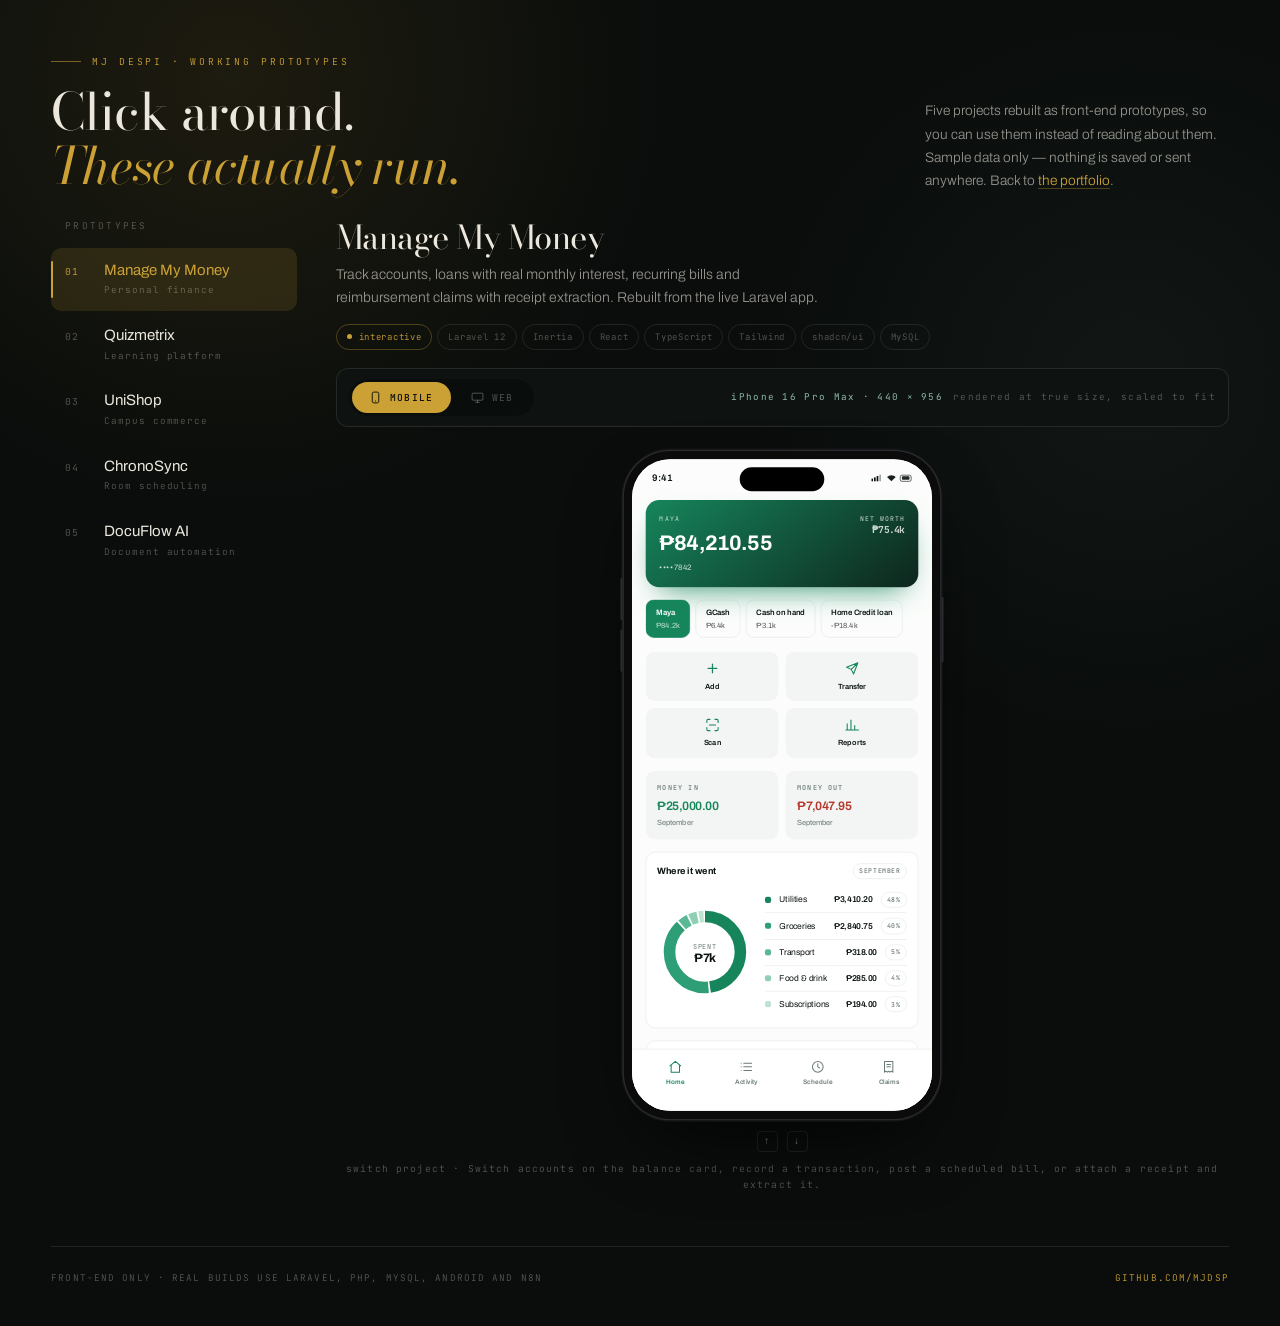
<file: demos.html>
<!DOCTYPE html>
<html lang="en">
<head>
<meta charset="UTF-8" />
<meta name="viewport" content="width=device-width, initial-scale=1.0, viewport-fit=cover" />
<title>Despi Demo Reel</title>
<meta name="description" content="Five of Mj Despi's projects rebuilt as clickable front-end prototypes." />

<link rel="preconnect" href="https://fonts.googleapis.com">
<link rel="preconnect" href="https://fonts.gstatic.com" crossorigin>
<link rel="stylesheet" href="https://fonts.googleapis.com/css2?family=Bodoni+Moda:ital,opsz,wght@0,6..96,400;0,6..96,500;1,6..96,400&family=Archivo:wght@300;400;500;600;700&family=JetBrains+Mono:wght@400;500&display=swap">

<style>
/* ============================================================
   DEMO REEL — matches the "low light" portfolio theme.
   Dark stage, one brass accent, device frames at true logical
   sizes so the prototypes read as builds, not screenshots.
   ============================================================ */
:root{
  --void:#0A0D0C; --ground:#0E1312; --raise:#151D1A;
  --edge:rgba(236,231,221,.10); --edge-lit:rgba(203,161,53,.34);
  --paper:#ECE7DD; --paper-dim:rgba(236,231,221,.60); --paper-faint:rgba(236,231,221,.34);
  --brass:#CBA135; --brass-lit:#E8C766; --brass-dim:rgba(203,161,53,.14);
  --ice:#8FB8AD;
  --display:'Bodoni Moda',Didot,Georgia,serif;
  --body:'Archivo',system-ui,-apple-system,'Segoe UI',sans-serif;
  --mono:'JetBrains Mono',ui-monospace,SFMono-Regular,Menlo,monospace;
  --ease:cubic-bezier(.22,1,.36,1);
  --gut:clamp(18px,4vw,56px);
  color-scheme:dark;
}
*{box-sizing:border-box}
body{
  margin:0;background:var(--void);color:var(--paper);
  font-family:var(--body);font-weight:300;line-height:1.6;
  -webkit-font-smoothing:antialiased;overflow-x:hidden;
}
h1,h2,h3{font-family:var(--display);font-weight:400;margin:0;letter-spacing:-.015em;text-wrap:balance}
p{margin:0}
a{color:inherit;text-decoration:none}
button{font:inherit;color:inherit;background:none;border:0;cursor:pointer}
img{max-width:100%;display:block}
[hidden]{display:none!important}
:focus-visible{outline:2px solid var(--brass);outline-offset:3px;border-radius:3px}
::selection{background:var(--brass);color:var(--void)}

#glow{
  position:fixed;inset:0;z-index:0;pointer-events:none;
  background:
    radial-gradient(760px circle at 18% 8%,rgba(203,161,53,.10),transparent 60%),
    radial-gradient(620px circle at 88% 42%,rgba(143,184,173,.06),transparent 62%);
}
.wrap{position:relative;z-index:1;max-width:1420px;margin:0 auto;padding-inline:var(--gut)}

/* ---------- masthead ---------- */
.mast{
  padding-block:clamp(34px,6vh,64px) 26px;display:flex;flex-wrap:wrap;
  gap:22px 34px;align-items:flex-end;justify-content:space-between;
}
.eyebrow{
  font-family:var(--mono);font-size:.6rem;letter-spacing:.3em;text-transform:uppercase;
  color:var(--brass);display:flex;align-items:center;gap:11px;margin-bottom:16px;
}
.eyebrow::before{content:'';width:30px;height:1px;background:var(--brass);opacity:.55}
.mast h1{font-size:clamp(1.9rem,4.6vw,3.2rem);line-height:1.05}
.mast h1 em{font-style:italic;color:var(--brass)}
.mast__note{max-width:38ch;font-size:.86rem;line-height:1.7;color:var(--paper-dim)}
.mast__note a{color:var(--brass);border-bottom:1px solid var(--edge-lit)}

/* ---------- layout ---------- */
.reel{display:grid;grid-template-columns:246px minmax(0,1fr);gap:clamp(22px,3vw,44px);align-items:start;padding-bottom:40px}

/* ---------- rail ---------- */
.rail{position:sticky;top:18px;display:flex;flex-direction:column;gap:2px}
.rail__l{
  font-family:var(--mono);font-size:.58rem;letter-spacing:.24em;text-transform:uppercase;
  color:var(--paper-faint);padding:0 14px 12px;
}
.pick{
  display:grid;grid-template-columns:28px 1fr;gap:11px;align-items:baseline;
  padding:13px 14px;border-radius:10px;text-align:left;width:100%;position:relative;
  transition:background .3s var(--ease);
}
.pick::before{
  content:'';position:absolute;left:0;top:13px;bottom:13px;width:2px;border-radius:2px;
  background:var(--brass);transform:scaleY(0);transform-origin:center;transition:transform .35s var(--ease);
}
.pick:hover{background:var(--brass-dim)}
.pick[aria-selected="true"]{background:var(--brass-dim)}
.pick[aria-selected="true"]::before{transform:scaleY(1)}
.pick__n{font-family:var(--mono);font-size:.6rem;color:var(--paper-faint);letter-spacing:.06em}
.pick[aria-selected="true"] .pick__n{color:var(--brass)}
.pick__name{font-size:.94rem;font-weight:400;line-height:1.3;display:block}
.pick[aria-selected="true"] .pick__name{color:var(--brass)}
.pick__kind{
  display:block;font-family:var(--mono);font-size:.58rem;letter-spacing:.1em;
  color:var(--paper-faint);margin-top:3px;
}

/* ---------- stage ---------- */
.stage{min-width:0;display:flex;flex-direction:column;gap:18px}
.slate{display:flex;flex-wrap:wrap;gap:14px 26px;align-items:flex-end;justify-content:space-between}
.slate h2{font-size:clamp(1.5rem,2.8vw,2.05rem);line-height:1.12}
.slate__sub{font-size:.88rem;line-height:1.7;color:var(--paper-dim);max-width:62ch;margin-top:7px}
.chips{display:flex;flex-wrap:wrap;gap:5px}
.chip{
  font-family:var(--mono);font-size:.56rem;letter-spacing:.08em;padding:4.5px 10px;
  border-radius:99px;border:1px solid var(--edge);color:var(--paper-faint);white-space:nowrap;
}
.chip--live{border-color:var(--edge-lit);color:var(--brass)}
.chip--live::before{
  content:'';display:inline-block;width:5px;height:5px;border-radius:50%;
  background:var(--brass);margin-right:7px;vertical-align:1px;
}

/* ---------- viewport toggle ---------- */
.bar{
  display:flex;flex-wrap:wrap;gap:12px;align-items:center;justify-content:space-between;
  padding:10px 12px;border:1px solid var(--edge);border-radius:12px;background:var(--ground);
}
.seg{display:flex;gap:3px;padding:3px;border-radius:99px;background:rgba(0,0,0,.34)}
.seg button{
  display:inline-flex;align-items:center;gap:8px;padding:8px 17px;border-radius:99px;
  font-family:var(--mono);font-size:.6rem;letter-spacing:.14em;text-transform:uppercase;
  color:var(--paper-faint);transition:background .3s var(--ease),color .3s var(--ease);
}
.seg button:hover{color:var(--paper)}
.seg button[aria-pressed="true"]{background:var(--brass);color:var(--void);font-weight:500}
.seg svg{width:13px;height:13px;flex:none}
.dims{
  font-family:var(--mono);font-size:.58rem;letter-spacing:.14em;color:var(--paper-faint);
  display:flex;align-items:center;gap:10px;flex-wrap:wrap;
}
.dims b{color:var(--ice);font-weight:400}

/* ---------- device ---------- */
.deck{display:flex;justify-content:center;padding-block:6px 2px}
.fit{transform-origin:top center}

/* desktop chrome */
.dev--desktop{
  width:1280px;border:1px solid var(--edge);border-radius:12px;overflow:hidden;
  background:var(--ground);box-shadow:0 50px 120px -50px rgba(0,0,0,.95);
}
.chrome{
  display:flex;align-items:center;gap:9px;padding:11px 15px;
  background:#111614;border-bottom:1px solid var(--edge);
}
.chrome i{width:10px;height:10px;border-radius:50%;background:var(--paper-faint);opacity:.34}
.chrome span{
  flex:1;text-align:center;font-family:var(--mono);font-size:.62rem;
  color:var(--paper-faint);letter-spacing:.06em;
}

/* iPhone 16 Pro Max — 440 x 956 logical */
.dev--phone{
  width:464px;padding:12px;border-radius:68px;background:#0B0B0C;
  box-shadow:0 0 0 2px #2A2B2E,0 0 0 4px #121314,0 50px 120px -46px rgba(0,0,0,.95);
  position:relative;
}
.dev--phone::before,.dev--phone::after{
  content:'';position:absolute;left:-5px;width:3px;border-radius:3px;background:#2A2B2E;
}
.dev--phone::before{top:186px;height:62px}
.dev--phone::after{top:262px;height:62px}
.btn-pwr{position:absolute;right:-5px;top:214px;width:3px;height:96px;border-radius:3px;background:#2A2B2E}
.island{
  position:absolute;top:24px;left:50%;transform:translateX(-50%);
  width:124px;height:35px;border-radius:99px;background:#000;z-index:6;pointer-events:none;
}
.indicator{
  position:absolute;bottom:20px;left:50%;transform:translateX(-50%);
  width:142px;height:5px;border-radius:99px;background:rgba(255,255,255,.30);z-index:6;pointer-events:none;
}

.screen{overflow:hidden;background:#fff;position:relative}
.dev--desktop .screen{width:1280px;height:820px}
.dev--phone   .screen{width:440px;height:956px;border-radius:56px}

.hint{
  display:flex;align-items:center;justify-content:center;gap:9px;flex-wrap:wrap;text-align:center;
  font-family:var(--mono);font-size:.6rem;letter-spacing:.12em;color:var(--paper-faint);
}
.hint kbd{border:1px solid var(--edge);border-radius:4px;padding:2px 6px;color:var(--paper-dim)}

.foot{
  border-top:1px solid var(--edge);margin-top:14px;
  padding-block:24px calc(40px + env(safe-area-inset-bottom,0px));
  display:flex;flex-wrap:wrap;gap:10px 24px;justify-content:space-between;
  font-family:var(--mono);font-size:.58rem;letter-spacing:.12em;text-transform:uppercase;color:var(--paper-faint);
}
.foot a{color:var(--brass)}

@media (max-width:1040px){
  .reel{grid-template-columns:1fr;gap:16px}
  .rail{position:static;flex-direction:row;gap:7px;overflow-x:auto;padding-bottom:6px}
  .rail__l{display:none}
  /* the wide rule sets width:100%; without resetting it here every pill
     stretches to the full rail and only one is visible at a time */
  .pick{grid-template-columns:auto;gap:0;flex:0 0 auto;width:auto;padding:9px 16px;border:1px solid var(--edge);border-radius:99px}
  .pick::before{display:none}
  .pick[aria-selected="true"]{border-color:var(--brass)}
  .pick__n{display:none}
  .pick__name{font-size:.8rem;white-space:nowrap}
  .pick__kind{display:none}
}

/* ============================================================
   APP KIT — primitives every prototype is built from.
   Each product sets its own palette on .app; the kit only
   supplies rhythm, weight and state.
   ============================================================ */
.app{
  --a:#16855C; --a-soft:rgba(22,133,92,.13);
  --bg:#fff; --surf:#fff; --sunk:#F5F7F6;
  --fg:#0D1512; --mut:#6A7A74; --ln:#E6EAE8;
  --ok:#17875A; --warn:#B07A14; --bad:#B4352A;
  --r:14px;
  position:absolute;inset:0;display:flex;flex-direction:column;
  background:var(--bg);color:var(--fg);
  font-family:var(--body);font-weight:400;font-size:14px;line-height:1.5;
  overflow:hidden;
}
.app *{box-sizing:border-box}
.app button{font:inherit;color:inherit}
.app ::-webkit-scrollbar{width:0;height:0}

/* status bar (phone only) */
.sbar{
  display:none;align-items:center;justify-content:space-between;
  padding:17px 30px 4px;font-size:14px;font-weight:600;letter-spacing:-.01em;flex:none;
}
.app.narrow .sbar{display:flex}
.sbar__r{display:flex;align-items:center;gap:5px}
.sbar__r i{display:block;width:17px;height:10px;border:1.4px solid currentColor;border-radius:3px;position:relative;opacity:.9}
.sbar__r i::after{content:'';position:absolute;inset:1.6px;background:currentColor;border-radius:1px}

.scroll{flex:1;overflow-y:auto;overflow-x:hidden;-webkit-overflow-scrolling:touch}
.pad{padding:18px 20px 26px;display:flex;flex-direction:column;gap:18px}
.app.wide .pad{padding:26px 34px 34px;gap:22px}

.eyeb{font-family:var(--mono);font-size:10px;letter-spacing:.16em;text-transform:uppercase;color:var(--mut);font-weight:500}
.ttl{font-size:19px;font-weight:700;letter-spacing:-.025em;line-height:1.2}
.app.wide .ttl{font-size:23px}
.sub{font-size:12.5px;color:var(--mut);line-height:1.55}

.card{background:var(--surf);border:1px solid var(--ln);border-radius:var(--r);padding:16px;min-width:0}
.card--sunk{background:var(--sunk);border-color:transparent}
.hd{display:flex;align-items:center;justify-content:space-between;gap:10px;margin-bottom:12px;flex-wrap:wrap}
.hd h4{margin:0;font-size:13.5px;font-weight:700;letter-spacing:-.015em}

.grid{display:grid;gap:10px}
.g2{grid-template-columns:repeat(2,minmax(0,1fr))}
.g3{grid-template-columns:repeat(3,minmax(0,1fr))}
.g4{grid-template-columns:repeat(4,minmax(0,1fr))}
.app.narrow .g3,.app.narrow .g4{grid-template-columns:repeat(2,minmax(0,1fr))}

.row{display:flex;align-items:center;gap:12px;padding:11px 0;border-bottom:1px solid var(--ln);min-width:0}
.row:last-child{border-bottom:0}
.row__m{flex:1;min-width:0}
.row__t{font-size:13.5px;font-weight:500;letter-spacing:-.01em;overflow:hidden;text-overflow:ellipsis;white-space:nowrap}
.row__s{font-size:11.5px;color:var(--mut);margin-top:2px}
.amt{font-variant-numeric:tabular-nums;font-weight:600;font-size:13.5px;white-space:nowrap;letter-spacing:-.02em}
.neg{color:var(--bad)}.pos{color:var(--ok)}

.ico{
  width:38px;height:38px;border-radius:12px;flex:none;display:grid;place-items:center;
  background:var(--sunk);font-size:15px;
}
.app.narrow .ico{width:40px;height:40px}

.pill{
  font-family:var(--mono);font-size:9.5px;letter-spacing:.08em;text-transform:uppercase;
  padding:3.5px 8px;border-radius:99px;border:1px solid var(--ln);color:var(--mut);white-space:nowrap;font-weight:500;
}
.pill--a{border-color:var(--a);color:var(--a);background:var(--a-soft)}
.pill--ok{border-color:var(--ok);color:var(--ok);background:rgba(23,135,90,.1)}
.pill--warn{border-color:var(--warn);color:var(--warn);background:rgba(176,122,20,.11)}
.pill--bad{border-color:var(--bad);color:var(--bad);background:rgba(180,53,42,.1)}

.btn{
  display:inline-flex;align-items:center;justify-content:center;gap:7px;
  padding:11px 17px;border-radius:12px;background:var(--a);color:#fff;
  font-size:13px;font-weight:600;letter-spacing:-.01em;transition:filter .2s,transform .12s;
}
.btn:hover{filter:brightness(1.09)}
.btn:active{transform:scale(.982)}
.btn[disabled]{opacity:.42;cursor:not-allowed}
.btn--q{background:transparent;color:var(--fg);border:1px solid var(--ln)}
.btn--q:hover{background:var(--sunk);filter:none}
.btn--sm{padding:7px 12px;font-size:11.5px;border-radius:9px}
.btn--wide{width:100%}

.fld{display:flex;flex-direction:column;gap:6px;min-width:0}
.fld label{font-family:var(--mono);font-size:9.5px;letter-spacing:.12em;text-transform:uppercase;color:var(--mut);font-weight:500}
.fld input,.fld select{
  font:inherit;font-size:14px;padding:11px 13px;border:1px solid var(--ln);border-radius:11px;
  background:var(--bg);color:var(--fg);width:100%;min-width:0;
}
.fld input:focus,.fld select:focus{outline:2px solid var(--a);outline-offset:-1px;border-color:transparent}

.meter{height:6px;border-radius:99px;background:var(--ln);overflow:hidden}
.meter i{display:block;height:100%;background:var(--a);border-radius:99px;transition:width .7s var(--ease)}

.empty{text-align:center;color:var(--mut);font-size:12.5px;padding:34px 16px;line-height:1.7}

/* bottom tab bar — phone */
.tabbar{
  display:none;flex:none;align-items:stretch;gap:2px;padding:9px 12px 30px;
  border-top:1px solid var(--ln);background:var(--surf);
}
.app.narrow .tabbar{display:flex}
.tabbar button{
  flex:1;display:flex;flex-direction:column;align-items:center;gap:4px;padding:6px 2px;
  font-size:9.5px;font-weight:600;letter-spacing:.02em;color:var(--mut);border-radius:10px;transition:color .2s;
}
.tabbar button svg{width:21px;height:21px}
.tabbar button[aria-current="true"]{color:var(--a)}

/* side nav — desktop */
.side{display:none;flex:none;width:224px;border-right:1px solid var(--ln);background:var(--surf);padding:20px 14px;flex-direction:column;gap:5px}
.app.wide .side{display:flex}
.side__brand{display:flex;align-items:center;gap:10px;font-weight:700;font-size:14.5px;letter-spacing:-.02em;padding:4px 10px 18px}
.side button{
  display:flex;align-items:center;gap:11px;padding:10px 12px;border-radius:11px;
  font-size:13px;font-weight:500;color:var(--mut);text-align:left;transition:background .2s,color .2s;
}
.side button svg{width:18px;height:18px;flex:none}
.side button:hover{background:var(--sunk);color:var(--fg)}
.side button[aria-current="true"]{background:var(--a);color:#fff}
.glyph{width:30px;height:30px;border-radius:9px;background:var(--a);color:#fff;display:grid;place-items:center;font-size:14px;font-weight:700;flex:none}

.shellrow{display:flex;flex:1;min-height:0}
.main{flex:1;min-width:0;display:flex;flex-direction:column}

/* top bar — desktop */
.top{display:none;align-items:center;gap:14px;padding:16px 34px;border-bottom:1px solid var(--ln);flex:none}
.app.wide .top{display:flex}
.top__t{font-size:17px;font-weight:700;letter-spacing:-.025em}
.sp{flex:1}
.who{display:flex;align-items:center;gap:9px;font-size:12.5px;color:var(--mut)}
.av{width:30px;height:30px;border-radius:50%;background:var(--a);color:#fff;display:grid;place-items:center;font-size:12px;font-weight:700}

/* sheet */
.sheet{
  position:absolute;inset:0;z-index:30;display:flex;align-items:flex-end;justify-content:center;
  background:rgba(4,10,8,.52);opacity:0;pointer-events:none;transition:opacity .3s var(--ease);
}
.app.wide .sheet{align-items:center}
.sheet.on{opacity:1;pointer-events:auto}
.sheet__p{
  width:100%;max-height:82%;overflow-y:auto;background:var(--surf);
  border-radius:24px 24px 0 0;padding:20px 20px 30px;
  transform:translateY(100%);transition:transform .38s var(--ease);
  display:flex;flex-direction:column;gap:15px;
}
.app.wide .sheet__p{max-width:460px;border-radius:18px;transform:translateY(16px) scale(.97);padding:24px}
.sheet.on .sheet__p{transform:none}
.grip{width:38px;height:4px;border-radius:99px;background:var(--ln);margin:-6px auto 2px}
.app.wide .grip{display:none}

.toast{
  position:absolute;left:50%;bottom:104px;transform:translate(-50%,12px);z-index:40;
  background:var(--fg);color:var(--bg);font-size:12px;font-weight:600;letter-spacing:-.01em;
  padding:11px 18px;border-radius:99px;opacity:0;pointer-events:none;max-width:86%;text-align:center;
  transition:opacity .28s var(--ease),transform .28s var(--ease);box-shadow:0 18px 40px -16px rgba(0,0,0,.6);
}
.app.wide .toast{bottom:32px}
.toast.on{opacity:1;transform:translate(-50%,0)}

@keyframes rise{from{opacity:0;transform:translateY(9px)}to{opacity:1;transform:none}}
.rise{animation:rise .34s var(--ease) both}

@media (prefers-reduced-motion:reduce){
  *,*::before,*::after{animation-duration:.01ms!important;transition-duration:.01ms!important}
}
</style>
</head>
<body>

<div id="glow" aria-hidden="true"></div>

<div class="wrap">

  <header class="mast">
    <div>
      <span class="eyebrow">Mj Despi · Working prototypes</span>
      <h1>Click around.<br><em>These actually run.</em></h1>
    </div>
    <p class="mast__note">
      Five projects rebuilt as front-end prototypes, so you can use them instead of
      reading about them. Sample data only — nothing is saved or sent anywhere.
      Back to <a href="premium.html">the portfolio</a>.
    </p>
  </header>

  <div class="reel">
    <nav class="rail" id="rail" role="tablist" aria-label="Projects"></nav>

    <div class="stage">
      <div class="slate">
        <div>
          <h2 id="p-name"></h2>
          <p class="slate__sub" id="p-sub"></p>
        </div>
        <div class="chips" id="p-chips"></div>
      </div>

      <div class="bar">
        <div class="seg" role="group" aria-label="Viewport size">
          <button id="to-phone" aria-pressed="false">
            <svg viewBox="0 0 24 24" fill="none" stroke="currentColor" stroke-width="1.7" aria-hidden="true">
              <rect x="6" y="2" width="12" height="20" rx="3"/><path d="M11 18.5h2"/>
            </svg>Mobile
          </button>
          <button id="to-desk" aria-pressed="false">
            <svg viewBox="0 0 24 24" fill="none" stroke="currentColor" stroke-width="1.7" aria-hidden="true">
              <rect x="2" y="4" width="20" height="13" rx="2"/><path d="M8 21h8M12 17v4"/>
            </svg>Web
          </button>
        </div>
        <p class="dims" id="dims"></p>
      </div>

      <div class="deck">
        <div class="fit" id="fit">
          <div id="device">
            <div id="chrome-slot"></div>
            <div class="screen" id="screen" role="tabpanel" aria-live="polite"></div>
          </div>
        </div>
      </div>

      <p class="hint" id="hint"></p>
    </div>
  </div>

  <footer class="foot">
    <span>Front-end only · real builds use Laravel, PHP, MySQL, Android and n8n</span>
    <span><a href="https://github.com/mjdsp">github.com/mjdsp</a></span>
  </footer>

</div>

<script>
/* ============================================================
   helpers
   ============================================================ */
const el = (t,c,h) => { const n=document.createElement(t); if(c) n.className=c; if(h!=null) n.innerHTML=h; return n; };
const peso = n => "₱" + Math.abs(n).toLocaleString("en-PH",{minimumFractionDigits:2,maximumFractionDigits:2});
const pesoK = n => { const a=Math.abs(n); return "₱" + (a>=1000 ? (a/1000).toFixed(1).replace(/\.0$/,"")+"k" : a.toFixed(0)); };
const esc = s => String(s).replace(/[&<>"]/g,c=>({"&":"&amp;","<":"&lt;",">":"&gt;",'"':"&quot;"}[c]));
const REDUCED = matchMedia("(prefers-reduced-motion: reduce)").matches;

function toast(root,msg){
  // Mount inside .app, not on the screen shell: the toast is painted from
  // --fg / --bg, and those are declared on .app. Parented any higher the
  // pill resolves to a transparent background and borrows the page's text
  // colour, which is invisible against a light product UI.
  const host = root.querySelector(".app") || root;
  let t = host.querySelector(":scope > .toast");
  if(!t){ t = el("div","toast"); host.appendChild(t); }
  t.textContent = msg;
  requestAnimationFrame(()=>t.classList.add("on"));
  clearTimeout(t._x);
  t._x = setTimeout(()=>t.classList.remove("on"),2300);
}

const ICONS = {
  home:'<svg viewBox="0 0 24 24" fill="none" stroke="currentColor" stroke-width="1.7" stroke-linecap="round" stroke-linejoin="round"><path d="M3 10.5 12 3l9 7.5"/><path d="M5 9.8V21h14V9.8"/></svg>',
  list:'<svg viewBox="0 0 24 24" fill="none" stroke="currentColor" stroke-width="1.7" stroke-linecap="round"><path d="M8 6h13M8 12h13M8 18h13M3.5 6h.01M3.5 12h.01M3.5 18h.01"/></svg>',
  clock:'<svg viewBox="0 0 24 24" fill="none" stroke="currentColor" stroke-width="1.7" stroke-linecap="round"><circle cx="12" cy="12" r="9"/><path d="M12 7v5l3 2"/></svg>',
  receipt:'<svg viewBox="0 0 24 24" fill="none" stroke="currentColor" stroke-width="1.7" stroke-linecap="round" stroke-linejoin="round"><path d="M5 3v18l2.5-1.6L10 21l2-1.6L14 21l2.5-1.6L19 21V3z"/><path d="M9 8h6M9 12h6"/></svg>',
  plus:'<svg viewBox="0 0 24 24" fill="none" stroke="currentColor" stroke-width="2" stroke-linecap="round"><path d="M12 5v14M5 12h14"/></svg>',
  scan:'<svg viewBox="0 0 24 24" fill="none" stroke="currentColor" stroke-width="1.7" stroke-linecap="round"><path d="M3 8V5a2 2 0 0 1 2-2h3M16 3h3a2 2 0 0 1 2 2v3M21 16v3a2 2 0 0 1-2 2h-3M8 21H5a2 2 0 0 1-2-2v-3"/><path d="M7 12h10"/></svg>',
  chart:'<svg viewBox="0 0 24 24" fill="none" stroke="currentColor" stroke-width="1.7" stroke-linecap="round"><path d="M4 20V10M10 20V4M16 20v-7M22 20H2"/></svg>',
  send:'<svg viewBox="0 0 24 24" fill="none" stroke="currentColor" stroke-width="1.7" stroke-linecap="round" stroke-linejoin="round"><path d="M21 3 10.5 13.5M21 3l-6.8 18-3.7-7.5L3 10.1z"/></svg>',
  bell:'<svg viewBox="0 0 24 24" fill="none" stroke="currentColor" stroke-width="1.7" stroke-linecap="round"><path d="M18 8.5a6 6 0 1 0-12 0c0 6-2 7.5-2 7.5h16s-2-1.5-2-7.5"/><path d="M10.5 20a2 2 0 0 0 3 0"/></svg>',
};

function statusBar(tone){
  return `<div class="sbar" style="color:${tone}">
    <span>9:41</span>
    <span class="sbar__r">
      <svg viewBox="0 0 20 12" width="17" height="11" fill="currentColor" aria-hidden="true"><rect x="0" y="7" width="3" height="5" rx="1"/><rect x="4.6" y="5" width="3" height="7" rx="1"/><rect x="9.2" y="2.6" width="3" height="9.4" rx="1"/><rect x="13.8" y="0" width="3" height="12" rx="1" opacity=".38"/></svg>
      <svg viewBox="0 0 16 12" width="15" height="11" fill="currentColor" aria-hidden="true"><path d="M8 11.2 1 4.6a9.8 9.8 0 0 1 14 0z" opacity=".95"/></svg>
      <i></i>
    </span>
  </div>`;
}

/* ============================================================
   1 · MANAGE MY MONEY — mobile-first
   Laravel 12 + Inertia + React + TypeScript + shadcn/ui.
   Schema mirrors the real repo: accounts (monthly_interest_rate,
   repayment_plan, borrowed_on), transactions, scheduled
   transactions (auto_post), reimbursements (items, photos).
   ============================================================ */
function demoMoney(root, mode){
  const S = {
    tab:"Home", acc:0, sheet:false,
    accounts:[
      { id:1, n:"Maya",      k:"asset", bal:84210.55, tint:"#16855C", last:"7842" },
      { id:2, n:"GCash",            k:"asset", bal:6420.00,  tint:"#1F6FB5", last:"0224" },
      { id:3, n:"Cash on hand",     k:"asset", bal:3150.00,  tint:"#7A6A3E", last:"—" },
      { id:4, n:"Home Credit loan", k:"debt",  bal:-18400.00, tint:"#B4352A", rate:1.75, plan:12, since:"14 Mar 2026" },
    ],
    cats:["Groceries","Transport","Utilities","Food & drink","Subscriptions","Salary","Freelance"],
    tx:[
      { d:"27 Sep", n:"Landers Superstore", c:"Groceries",     a:-2840.75, acc:1, g:"\u{1F6D2}" },
      { d:"26 Sep", n:"Grab · Ortigas", c:"Transport",    a:-318.00,  acc:2, g:"\u{1F697}" },
      { d:"25 Sep", n:"Freelance retainer", c:"Freelance",     a:25000.00, acc:1, g:"\u{1F4BC}" },
      { d:"24 Sep", n:"Meralco",           c:"Utilities",      a:-3410.20, acc:1, g:"⚡" },
      { d:"23 Sep", n:"Jollibee",          c:"Food & drink",   a:-285.00,  acc:3, g:"\u{1F35F}" },
      { d:"21 Sep", n:"Spotify Duo",       c:"Subscriptions",  a:-194.00,  acc:2, g:"\u{1F3A7}" },
    ],
    sched:[
      { id:1, n:"Meralco",        c:"Utilities",    a:-3410.20, due:"04 Oct", auto:true,  done:false },
      { id:2, n:"Home Credit",    c:"Loan payment", a:-1720.00, due:"07 Oct", auto:true,  done:false },
      { id:3, n:"Globe postpaid", c:"Utilities",    a:-1299.00, due:"12 Oct", auto:false, done:false },
      { id:4, n:"Salary",         c:"Salary",       a:42000.00, due:"15 Oct", auto:true,  done:false },
    ],
    claim:{
      ref:"RB-2026-018", title:"Client visit · Cebu", status:"draft",
      items:[
        { n:"Airfare · MNL→CEB", q:1, u:4380.00 },
        { n:"Hotel · 2 nights",       q:2, u:2150.00 },
        { n:"Grab receipts",               q:6, u:185.00  },
      ],
      photos:[],
    },
  };

  const app = el("div","app " + (mode==="phone" ? "narrow" : "wide"));
  app.style.setProperty("--a","#16855C");
  app.style.setProperty("--a-soft","rgba(22,133,92,.13)");
  app.style.setProperty("--bg","#FBFCFB");
  app.style.setProperty("--surf","#FFFFFF");
  app.style.setProperty("--sunk","#F2F5F3");
  app.style.setProperty("--fg","#0C1411");
  app.style.setProperty("--mut","#6B7B75");
  app.style.setProperty("--ln","#E5EAE7");

  const TABS = [
    ["Home","home"], ["Activity","list"], ["Schedule","clock"], ["Claims","receipt"],
  ];

  app.innerHTML =
    statusBar("#0C1411") +
    `<div class="shellrow">
       <nav class="side">
         <div class="side__brand"><span class="glyph">₱</span>Manage My Money</div>
       </nav>
       <div class="main">
         <div class="top"><span class="top__t" id="mm-top"></span><span class="sp"></span>
           <span class="who"><span class="av">M</span>Mj Despi</span></div>
         <div class="scroll"><div class="pad" id="mm-body"></div></div>
       </div>
     </div>
     <nav class="tabbar"></nav>
     <div class="sheet" id="mm-sheet"><div class="sheet__p" id="mm-sheetp"></div></div>`;

  const body  = app.querySelector("#mm-body");
  const bar   = app.querySelector(".tabbar");
  const side  = app.querySelector(".side");
  const sheet = app.querySelector("#mm-sheet");
  const sheetP= app.querySelector("#mm-sheetp");

  TABS.forEach(([name,icon]) => {
    const b = el("button",null,`${ICONS[icon]}<span>${name}</span>`);
    b.onclick = () => { S.tab = name; draw(); };
    bar.appendChild(b);
    const s = el("button",null,`${ICONS[icon]}<span>${name}</span>`);
    s.onclick = () => { S.tab = name; draw(); };
    side.appendChild(s);
  });

  const assets = () => S.accounts.filter(a=>a.k==="asset").reduce((s,a)=>s+a.bal,0);
  const debts  = () => S.accounts.filter(a=>a.k==="debt").reduce((s,a)=>s+a.bal,0);
  const net    = () => assets() + debts();
  const outAmt = () => S.tx.filter(t=>t.a<0).reduce((s,t)=>s+t.a,0);
  const inAmt  = () => S.tx.filter(t=>t.a>0).reduce((s,t)=>s+t.a,0);

  function ring(){
    const byCat = {};
    S.tx.filter(t=>t.a<0).forEach(t => byCat[t.c] = (byCat[t.c]||0) + Math.abs(t.a));
    const rows = Object.entries(byCat).sort((a,b)=>b[1]-a[1]);
    const total = rows.reduce((s,r)=>s+r[1],0);
    const tints = ["#16855C","#2E9E77","#5BB894","#8FCFB4","#BEE3D3","#DCF0E7"];
    const R = 52, C = 2*Math.PI*R;
    let off = 0;
    const arcs = rows.map(([c,v],i) => {
      const frac = v/total, len = C*frac;
      const seg = `<circle cx="70" cy="70" r="${R}" fill="none" stroke="${tints[i%tints.length]}"
        stroke-width="17" stroke-linecap="butt"
        stroke-dasharray="${(len-2.5).toFixed(2)} ${(C-len+2.5).toFixed(2)}"
        stroke-dashoffset="${(-off).toFixed(2)}" transform="rotate(-90 70 70)"/>`;
      off += len;
      return seg;
    }).join("");
    const legend = rows.map(([c,v],i) =>
      `<div class="row" style="padding:7px 0">
         <span style="width:9px;height:9px;border-radius:3px;background:${tints[i%tints.length]};flex:none"></span>
         <div class="row__m"><div class="row__t" style="font-weight:400;font-size:12.5px">${esc(c)}</div></div>
         <span class="amt" style="font-size:12.5px">${peso(v)}</span>
         <span class="pill">${Math.round(v/total*100)}%</span>
       </div>`).join("");
    return `<div class="card">
        <div class="hd"><h4>Where it went</h4><span class="pill">September</span></div>
        <div style="display:flex;gap:18px;align-items:center;flex-wrap:wrap">
          <svg viewBox="0 0 140 140" style="width:140px;height:140px;flex:none" aria-hidden="true">
            ${arcs}
            <text x="70" y="65" text-anchor="middle" font-size="10" fill="var(--mut)"
                  font-family="var(--mono)" letter-spacing="1.4">SPENT</text>
            <text x="70" y="85" text-anchor="middle" font-size="18" font-weight="700"
                  fill="var(--fg)" letter-spacing="-.5">${pesoK(total)}</text>
          </svg>
          <div style="flex:1;min-width:190px">${legend}</div>
        </div>
      </div>`;
  }

  function openSheet(){
    S.sheet = true;
    sheetP.innerHTML =
      `<div class="grip"></div>
       <div><div class="ttl">Record a transaction</div>
         <p class="sub" style="margin-top:3px">It posts to the selected account straight away.</p></div>
       <div class="fld"><label for="mm-n">Description</label><input id="mm-n" placeholder="e.g. SM Supermarket"></div>
       <div class="grid g2">
         <div class="fld"><label for="mm-a">Amount</label><input id="mm-a" type="number" inputmode="decimal" step="0.01" placeholder="0.00"></div>
         <div class="fld"><label for="mm-c">Category</label><select id="mm-c">${S.cats.map(c=>`<option>${esc(c)}</option>`).join("")}</select></div>
       </div>
       <div class="fld"><label for="mm-acc">Account</label>
         <select id="mm-acc">${S.accounts.map(a=>`<option value="${a.id}">${esc(a.n)}</option>`).join("")}</select></div>
       <div class="grid g2" style="margin-top:2px">
         <button class="btn" id="mm-exp">Add expense</button>
         <button class="btn btn--q" id="mm-inc">Add income</button>
       </div>
       <button class="btn btn--q btn--wide" id="mm-x">Cancel</button>`;
    sheet.classList.add("on");

    const add = sign => {
      const n = sheetP.querySelector("#mm-n").value.trim();
      const raw = parseFloat(sheetP.querySelector("#mm-a").value);
      if(!n || !raw || raw <= 0){ toast(root,"Add a description and a positive amount"); return; }
      const id = +sheetP.querySelector("#mm-acc").value;
      const acct = S.accounts.find(a=>a.id===id);
      S.tx.unshift({ d:"29 Sep", n, c:sheetP.querySelector("#mm-c").value, a:sign*raw, acc:id, g:sign<0?"\u{1F4B8}":"\u{1F4B0}" });
      acct.bal += sign*raw;
      closeSheet();
      toast(root,(sign<0?"Expense":"Income")+" recorded · "+acct.n);
      draw();
    };
    sheetP.querySelector("#mm-exp").onclick = () => add(-1);
    sheetP.querySelector("#mm-inc").onclick = () => add(1);
    sheetP.querySelector("#mm-x").onclick = closeSheet;
  }
  function closeSheet(){ S.sheet=false; sheet.classList.remove("on"); }
  sheet.onclick = e => { if(e.target===sheet) closeSheet(); };

  function draw(){
    [...bar.children].forEach((b,i)=>b.setAttribute("aria-current",String(TABS[i][0]===S.tab)));
    [...side.querySelectorAll("button")].forEach((b,i)=>b.setAttribute("aria-current",String(TABS[i][0]===S.tab)));
    app.querySelector("#mm-top").textContent = S.tab;
    body.innerHTML = "";
    body.classList.add("rise");
    setTimeout(()=>body.classList.remove("rise"),380);

    if(S.tab === "Home"){
      const a = S.accounts[S.acc];
      const hero = el("div","");
      hero.style.cssText =
        `border-radius:20px;padding:20px;color:#fff;position:relative;overflow:hidden;
         background:linear-gradient(140deg,${a.tint},#0C1411 118%);
         box-shadow:0 20px 44px -22px ${a.tint}`;
      hero.innerHTML =
        `<div style="display:flex;justify-content:space-between;align-items:flex-start;gap:12px">
           <div>
             <div style="font-family:var(--mono);font-size:9.5px;letter-spacing:.18em;text-transform:uppercase;opacity:.74">${esc(a.n)}</div>
             <div style="font-size:31px;font-weight:700;letter-spacing:-.035em;margin-top:6px;font-variant-numeric:tabular-nums">
               ${a.bal<0?"-":""}${peso(a.bal)}</div>
             <div style="font-size:11.5px;opacity:.78;margin-top:4px">
               ${a.k==="debt" ? `${a.rate}% monthly · ${a.plan}-month plan · since ${esc(a.since)}` : `•••• ${esc(a.last)}`}</div>
           </div>
           <div style="font-family:var(--mono);font-size:9.5px;letter-spacing:.14em;text-align:right;opacity:.8">
             NET WORTH<br><b style="font-size:14px;letter-spacing:-.02em">${pesoK(net())}</b></div>
         </div>`;
      body.appendChild(hero);

      const chips = el("div","");
      chips.style.cssText = "display:flex;gap:8px;overflow-x:auto;padding-bottom:2px";
      S.accounts.forEach((acc,i) => {
        const b = el("button",null,
          `<span style="display:block;font-size:11.5px;font-weight:600">${esc(acc.n)}</span>
           <span style="display:block;font-size:11px;opacity:.72;font-variant-numeric:tabular-nums;margin-top:2px">${acc.bal<0?"-":""}${pesoK(acc.bal)}</span>`);
        const on = i===S.acc;
        b.style.cssText =
          `flex:0 0 auto;padding:9px 14px;border-radius:12px;text-align:left;transition:.2s;
           border:1px solid ${on?acc.tint:"var(--ln)"};background:${on?acc.tint:"transparent"};color:${on?"#fff":"var(--fg)"}`;
        b.onclick = () => { S.acc=i; draw(); };
        chips.appendChild(b);
      });
      body.appendChild(chips);

      const acts = el("div","grid g4");
      [["plus","Add",()=>openSheet()],
       ["send","Transfer",()=>toast(root,"Transfers move between your own accounts")],
       ["scan","Scan",()=>{ S.tab="Claims"; draw(); }],
       ["chart","Reports",()=>toast(root,"reports/monthly.pdf renders server-side")]
      ].forEach(([ic,label,fn])=>{
        const b = el("button","card card--sunk",
          `<span style="display:grid;place-items:center;gap:7px">
             <span style="width:22px;height:22px;color:var(--a);display:block">${ICONS[ic]}</span>
             <span style="font-size:11px;font-weight:600">${label}</span></span>`);
        b.style.cssText = "padding:13px 8px;cursor:pointer";
        b.onclick = fn;
        acts.appendChild(b);
      });
      body.appendChild(acts);

      const k = el("div","grid g2");
      [["Money in",peso(inAmt()),"September","pos"],
       ["Money out",peso(outAmt()),"September","neg"]].forEach(([l,v,s,cls])=>{
        k.appendChild(el("div","card card--sunk",
          `<div class="eyeb">${l}</div>
           <div class="amt ${cls}" style="font-size:18px;margin-top:6px">${v}</div>
           <div class="sub" style="font-size:11px;margin-top:2px">${s}</div>`));
      });
      body.appendChild(k);

      body.appendChild(el("div","",ring()));

      const rec = el("div","card");
      rec.appendChild(el("div","hd",`<h4>Recent</h4><span class="pill">${S.tx.length} entries</span>`));
      S.tx.slice(0,5).forEach(t=>{
        const acct = S.accounts.find(x=>x.id===t.acc);
        rec.appendChild(el("div","row",
          `<span class="ico">${t.g}</span>
           <div class="row__m"><div class="row__t">${esc(t.n)}</div>
             <div class="row__s">${esc(t.d)} · ${esc(t.c)} · ${esc(acct?acct.n:"")}</div></div>
           <span class="amt ${t.a<0?"neg":"pos"}">${t.a<0?"-":"+"}${peso(t.a)}</span>`));
      });
      body.appendChild(rec);
    }

    if(S.tab === "Activity"){
      const add = el("button","btn btn--wide",`<span style="width:16px;height:16px;display:block">${ICONS.plus}</span>Record a transaction`);
      add.onclick = openSheet;
      body.appendChild(add);

      const list = el("div","card");
      list.appendChild(el("div","hd",`<h4>All transactions</h4><span class="pill">${S.tx.length}</span>`));
      S.tx.forEach(t=>{
        const acct = S.accounts.find(x=>x.id===t.acc);
        list.appendChild(el("div","row",
          `<span class="ico">${t.g}</span>
           <div class="row__m"><div class="row__t">${esc(t.n)}</div>
             <div class="row__s">${esc(t.d)} · ${esc(t.c)} · ${esc(acct?acct.n:"")}</div></div>
           <span class="amt ${t.a<0?"neg":"pos"}">${t.a<0?"-":"+"}${peso(t.a)}</span>`));
      });
      body.appendChild(list);
    }

    if(S.tab === "Schedule"){
      const c = el("div","card");
      const autos = S.sched.filter(s=>s.auto).length;
      c.appendChild(el("div","hd",`<h4>Scheduled</h4><span class="pill pill--a">auto_post on ${autos}</span>`));
      S.sched.forEach(s=>{
        const r = el("div","row");
        r.innerHTML =
          `<span class="ico">${s.a<0?"\u{1F4C6}":"\u{1F4B0}"}</span>
           <div class="row__m">
             <div class="row__t">${esc(s.n)} ${s.auto?'<span class="pill pill--a" style="margin-left:5px">auto</span>':""}</div>
             <div class="row__s">Due ${esc(s.due)} · ${esc(s.c)}</div></div>
           <span class="amt ${s.a<0?"neg":"pos"}">${s.a<0?"-":"+"}${peso(s.a)}</span>`;
        if(s.done){ r.appendChild(el("span","pill pill--ok","posted")); }
        else{
          const g = el("div",""); g.style.cssText="display:flex;gap:6px";
          const post = el("button","btn btn--sm","Post");
          const skip = el("button","btn btn--q btn--sm","Skip");
          post.onclick = () => {
            s.done = true;
            S.tx.unshift({ d:"29 Sep", n:s.n, c:s.c, a:s.a, acc:1, g:"\u{1F4C6}" });
            S.accounts[0].bal += s.a;
            // name the account rather than hardcoding it, so renaming an
            // account in the data above cannot leave this message stale
            toast(root,s.n+" posted to "+S.accounts[0].n); draw();
          };
          skip.onclick = () => { s.done=true; toast(root,s.n+" skipped this cycle"); draw(); };
          g.append(post,skip); r.appendChild(g);
        }
        c.appendChild(r);
      });
      body.appendChild(c);
    }

    if(S.tab === "Claims"){
      const R = S.claim;
      const total = R.items.reduce((s,i)=>s+i.q*i.u,0);
      const c = el("div","card");
      c.appendChild(el("div","hd",
        `<div><h4>${esc(R.ref)}</h4><div class="sub" style="font-size:11.5px">${esc(R.title)}</div></div>
         <span class="pill ${R.status==="submitted"?"pill--ok":"pill--warn"}">${esc(R.status)}</span>`));
      R.items.forEach(i=>{
        c.appendChild(el("div","row",
          `<div class="row__m"><div class="row__t">${esc(i.n)}</div>
             <div class="row__s">${i.q} × ${peso(i.u)}</div></div>
           <span class="amt">${peso(i.q*i.u)}</span>`));
      });
      c.appendChild(el("div","row",
        `<div class="row__m"><div class="row__t">Total claim</div></div>
         <span class="amt" style="font-size:17px">${peso(total)}</span>`));
      body.appendChild(c);

      const ph = el("div","card");
      ph.appendChild(el("div","hd",`<h4>Receipt photos</h4><span class="pill">${R.photos.length} attached</span>`));
      if(!R.photos.length){
        ph.appendChild(el("div","empty","No receipts yet.<br>Attach one and run extraction."));
      } else {
        R.photos.forEach(p=>{
          const r = el("div","row");
          r.innerHTML =
            `<span class="ico">\u{1F9FE}</span>
             <div class="row__m"><div class="row__t">${esc(p.f)}</div>
               <div class="row__s">${p.done?"Extracted · "+esc(p.v):"Waiting for extraction"}</div></div>`;
          if(!p.done){
            const b = el("button","btn btn--sm","Extract");
            b.onclick = () => {
              b.disabled = true; b.textContent = "Reading…";
              setTimeout(()=>{
                p.done = true;
                p.v = "Shell Ortigas · "+peso(p.amt);
                R.items.push({ n:"Fuel · Shell Ortigas", q:1, u:p.amt });
                toast(root,"Line item added from receipt"); draw();
              },1100);
            };
            r.appendChild(b);
          } else r.appendChild(el("span","pill pill--ok","ok"));
          ph.appendChild(r);
        });
      }
      const g = el("div","grid g2"); g.style.marginTop = "13px";
      const att = el("button","btn btn--q btn--sm","Attach receipt");
      att.onclick = () => {
        R.photos.push({ f:"receipt-"+(R.photos.length+1)+".jpg", done:false, amt:1250+R.photos.length*310 });
        draw();
      };
      const sub = el("button","btn btn--sm",R.status==="submitted"?"Submitted":"Submit claim");
      sub.disabled = R.status==="submitted";
      sub.onclick = () => { R.status="submitted"; toast(root,"Claim "+R.ref+" submitted"); draw(); };
      g.append(att,sub); ph.appendChild(g);
      body.appendChild(ph);
    }
  }

  draw();
  root.appendChild(app);
}

/* ============================================================
   2 · QUIZMETRIX
   ============================================================ */
function demoQuiz(root, mode){
  const deck = [
    { f:"Big-O of binary search", b:"O(log n) — the search space halves each step" },
    { f:"Stack vs queue", b:"Stack is LIFO, queue is FIFO" },
    { f:"What makes a hash collision", b:"Two distinct keys hashing to the same bucket index" },
    { f:"Why normalise a database", b:"To remove redundancy so one fact is stored in one place" },
  ];
  const quiz = [
    { q:"Which structure gives O(1) average lookup by key?", o:["Linked list","Hash table","Binary tree","Array"], a:1 },
    { q:"In SQL, which clause filters rows after GROUP BY?", o:["WHERE","ORDER BY","HAVING","LIMIT"], a:2 },
    { q:"A primary key must be", o:["Unique and not null","Always an integer","Auto-increment","Indexed last"], a:0 },
    { q:"Which HTTP status means the resource was created?", o:["200","201","204","302"], a:1 },
    { q:"Normalising to 3NF removes", o:["All joins","Transitive dependencies","Foreign keys","Indexes"], a:1 },
  ];
  const S = { tab:"Sets", card:0, flip:false, qi:0, picked:null, score:0, done:false, ans:[] };

  const app = el("div","app " + (mode==="phone"?"narrow":"wide"));
  app.style.setProperty("--a","#4C56C8");
  app.style.setProperty("--a-soft","rgba(76,86,200,.12)");
  app.style.setProperty("--bg","#FBFBFE"); app.style.setProperty("--surf","#FFFFFF");
  app.style.setProperty("--sunk","#F3F4FB"); app.style.setProperty("--fg","#12142B");
  app.style.setProperty("--mut","#6B6F93"); app.style.setProperty("--ln","#E5E7F3");

  const TABS = [["Sets","home"],["Cards","list"],["Exam","clock"]];
  app.innerHTML =
    statusBar("#12142B") +
    `<div class="shellrow">
       <nav class="side"><div class="side__brand"><span class="glyph">Q</span>Quizmetrix</div></nav>
       <div class="main">
         <div class="top"><span class="top__t" id="q-top"></span><span class="sp"></span>
           <span class="who"><span class="av">M</span>Mj Despi</span></div>
         <div class="scroll"><div class="pad" id="q-body"></div></div>
       </div>
     </div>
     <nav class="tabbar"></nav>`;

  const body = app.querySelector("#q-body"), bar = app.querySelector(".tabbar"), side = app.querySelector(".side");
  TABS.forEach(([n,ic])=>{
    const mk = () => { const b = el("button",null,`${ICONS[ic]}<span>${n}</span>`); b.onclick=()=>{
      S.tab=n; if(n==="Exam"){ S.qi=0;S.picked=null;S.score=0;S.done=false;S.ans=[]; } draw(); }; return b; };
    bar.appendChild(mk()); side.appendChild(mk());
  });

  function draw(){
    [...bar.children].forEach((b,i)=>b.setAttribute("aria-current",String(TABS[i][0]===S.tab)));
    [...side.querySelectorAll("button")].forEach((b,i)=>b.setAttribute("aria-current",String(TABS[i][0]===S.tab)));
    app.querySelector("#q-top").textContent = S.tab==="Sets"?"Study sets":S.tab==="Cards"?"Flashcards":"Mock exam";
    body.innerHTML = ""; body.classList.add("rise");
    setTimeout(()=>body.classList.remove("rise"),380);

    if(S.tab==="Sets"){
      const k = el("div","grid g3");
      [["Sets","6","3 shared"],["Mastered","82/140","59%"],["Exam avg","78%","last 4"]]
        .forEach(([l,v,s])=>k.appendChild(el("div","card card--sunk",
          `<div class="eyeb">${l}</div><div class="ttl" style="margin-top:5px">${v}</div><div class="sub" style="font-size:11px">${s}</div>`)));
      body.appendChild(k);

      const c = el("div","card");
      c.appendChild(el("div","hd","<h4>Your sets</h4>"));
      [["Data Structures",40,92,"Exam 08 Oct"],["Database Systems",35,71,"Exam 15 Oct"],
       ["Software Engineering",28,54,"Quiz Friday"],["Networking",37,33,"Not scheduled"]]
      .forEach(([n,cards,pct,when])=>{
        const r = el("div","row");
        r.innerHTML =
          `<div class="row__m"><div class="row__t">${esc(n)}</div>
             <div class="row__s">${cards} cards · ${esc(when)}</div>
             <div class="meter" style="margin-top:7px"><i style="width:${pct}%"></i></div></div>
           <span class="pill ${pct>80?"pill--ok":pct>50?"pill--warn":"pill--bad"}">${pct}%</span>`;
        const b = el("button","btn btn--q btn--sm","Study");
        b.onclick = () => { S.tab="Cards"; S.card=0; S.flip=false; draw(); };
        r.appendChild(b); c.appendChild(r);
      });
      body.appendChild(c);

      const ai = el("div","card"); ai.style.borderColor = "var(--a)";
      ai.innerHTML = `<h4 style="margin:0 0 6px;font-size:13.5px">AI study assist</h4>
        <p class="sub">Paste lecture notes and Quizmetrix drafts cards and exam questions from them.</p>`;
      const gen = el("button","btn btn--sm btn--wide","Generate 10 cards from notes");
      gen.style.marginTop = "12px";
      gen.onclick = () => {
        gen.disabled = true; gen.textContent = "Reading notes…";
        setTimeout(()=>{ toast(root,"10 cards drafted — review before saving");
          gen.disabled=false; gen.textContent="Generate 10 cards from notes"; },1200);
      };
      ai.appendChild(gen); body.appendChild(ai);
    }

    if(S.tab==="Cards"){
      const c = deck[S.card];
      const st = el("div","card");
      st.style.cssText = "display:flex;flex-direction:column;gap:16px;align-items:center;text-align:center;padding:34px 20px";
      st.innerHTML =
        `<div class="eyeb">Data Structures · ${S.card+1} of ${deck.length}</div>
         <div style="font-size:${S.flip?"15px":"20px"};font-weight:${S.flip?"400":"700"};max-width:40ch;
              line-height:1.4;letter-spacing:-.02em;color:${S.flip?"var(--mut)":"var(--fg)"}">${esc(S.flip?c.b:c.f)}</div>`;
      const f = el("button","btn",S.flip?"Show question":"Reveal answer");
      f.onclick = () => { S.flip=!S.flip; draw(); };
      st.appendChild(f); body.appendChild(st);

      const nav = el("div","grid g3");
      const mk=(l,fn,q)=>{const b=el("button","btn btn--sm"+(q?" btn--q":""),l); b.onclick=fn; return b;};
      nav.append(
        mk("← Back",()=>{S.card=(S.card-1+deck.length)%deck.length;S.flip=false;draw();},true),
        mk("Got it",()=>{toast(root,"Marked as mastered");S.card=(S.card+1)%deck.length;S.flip=false;draw();}),
        mk("Again",()=>{toast(root,"Moved to the review pile");S.card=(S.card+1)%deck.length;S.flip=false;draw();},true));
      body.appendChild(nav);
    }

    if(S.tab==="Exam"){
      if(S.done){
        const pct = Math.round(S.score/quiz.length*100);
        const res = el("div","card");
        res.style.cssText = "text-align:center;padding:30px 20px";
        res.innerHTML =
          `<div class="eyeb">Mock exam complete</div>
           <div style="font-size:46px;font-weight:700;letter-spacing:-.04em;margin:8px 0;color:var(--a)">${pct}%</div>
           <div class="sub">${S.score} of ${quiz.length} correct · ${pct>=80?"Ready for the real thing":"Worth another pass"}</div>`;
        const again = el("button","btn btn--sm","Retake exam"); again.style.marginTop="14px";
        again.onclick = () => { S.qi=0;S.score=0;S.picked=null;S.done=false;S.ans=[];draw(); };
        res.appendChild(again); body.appendChild(res);

        const rev = el("div","card");
        rev.appendChild(el("div","hd","<h4>Answer review</h4>"));
        quiz.forEach((q,i)=>{
          const ok = S.ans[i]===q.a;
          rev.appendChild(el("div","row",
            `<div class="row__m"><div class="row__t" style="white-space:normal">${esc(q.q)}</div>
               <div class="row__s">${ok?"Correct":"You chose “"+esc(q.o[S.ans[i]])+"” · answer: "+esc(q.o[q.a])}</div></div>
             <span class="pill ${ok?"pill--ok":"pill--bad"}">${ok?"✓":"✗"}</span>`));
        });
        body.appendChild(rev);
        return;
      }
      const q = quiz[S.qi];
      body.appendChild(el("div","",
        `<div class="hd"><span class="eyeb">Question ${S.qi+1} of ${quiz.length}</span><span class="pill">Timed · 20:00</span></div>
         <div class="meter"><i style="width:${S.qi/quiz.length*100}%"></i></div>`));

      const c = el("div","card");
      c.appendChild(el("div","",`<div style="font-size:16px;font-weight:700;line-height:1.35;letter-spacing:-.02em;margin-bottom:14px">${esc(q.q)}</div>`));
      q.o.forEach((o,i)=>{
        const b = el("button",null,esc(o));
        const chosen = S.picked===i, reveal = S.picked!=null, right = i===q.a;
        b.style.cssText =
          "display:block;width:100%;text-align:left;padding:13px 15px;margin-bottom:8px;border-radius:12px;font-size:13.5px;font-weight:500;transition:.18s;"+
          "border:1px solid "+(reveal&&right?"var(--ok)":chosen?"var(--bad)":"var(--ln)")+";"+
          "background:"+(reveal&&right?"rgba(23,135,90,.1)":chosen?"rgba(180,53,42,.09)":"transparent")+";"+
          (reveal?"cursor:default":"");
        b.onclick = () => { if(S.picked!=null) return; S.picked=i; S.ans[S.qi]=i; if(i===q.a) S.score++; draw(); };
        c.appendChild(b);
      });
      if(S.picked!=null){
        const n = el("button","btn btn--wide",S.qi===quiz.length-1?"See results":"Next question");
        n.onclick = () => { if(S.qi===quiz.length-1) S.done=true; else { S.qi++; S.picked=null; } draw(); };
        c.appendChild(n);
      }
      body.appendChild(c);
    }
  }
  draw();
  root.appendChild(app);
}

/* ============================================================
   3 · UNISHOP
   ============================================================ */
function demoShop(root, mode){
  const items = [
    { id:1, n:"PE Uniform Set",    p:850, sizes:{S:12,M:8,L:0,XL:5},   c:"#3F6FB5" },
    { id:2, n:"Polo · Crest", p:620, sizes:{S:4,M:15,L:9,XL:2},   c:"#EFEDE6" },
    { id:3, n:"Slacks · Charcoal", p:740, sizes:{S:0,M:6,L:11,XL:7}, c:"#383B42" },
    { id:4, n:"Blouse · Pleated",  p:680, sizes:{S:9,M:12,L:3,XL:0}, c:"#E9DECB" },
    { id:5, n:"Necktie · Maroon",  p:250, sizes:{S:20,M:20,L:20,XL:20}, c:"#7E2B36" },
  ];
  const S = { tab:"Shop", sel:null, size:null, cart:[], placed:null };

  const app = el("div","app " + (mode==="phone"?"narrow":"wide"));
  app.style.setProperty("--a","#7E2B36");
  app.style.setProperty("--a-soft","rgba(126,43,54,.11)");
  app.style.setProperty("--bg","#FCFAFA"); app.style.setProperty("--surf","#FFFFFF");
  app.style.setProperty("--sunk","#F6F1F2"); app.style.setProperty("--fg","#1A1316");
  app.style.setProperty("--mut","#7C6E72"); app.style.setProperty("--ln","#EBE3E4");

  const TABS = [["Shop","home"],["Cart","receipt"]];
  app.innerHTML =
    statusBar("#1A1316") +
    `<div class="shellrow">
       <nav class="side"><div class="side__brand"><span class="glyph">U</span>UniShop</div></nav>
       <div class="main">
         <div class="top"><span class="top__t" id="s-top"></span><span class="sp"></span>
           <span class="who"><span class="av">M</span>Student</span></div>
         <div class="scroll"><div class="pad" id="s-body"></div></div>
       </div>
     </div>
     <nav class="tabbar"></nav>`;

  const body = app.querySelector("#s-body"), bar = app.querySelector(".tabbar"), side = app.querySelector(".side");
  const qty = () => S.cart.reduce((s,c)=>s+c.q,0);
  const total = () => S.cart.reduce((s,c)=>s+c.q*c.p,0);
  TABS.forEach(([n,ic])=>{
    const mk=()=>{const b=el("button",null,`${ICONS[ic]}<span>${n}</span>`); b.onclick=()=>{S.tab=n;S.sel=null;draw();}; return b;};
    bar.appendChild(mk()); side.appendChild(mk());
  });

  function draw(){
    [...bar.children].forEach((b,i)=>{
      b.setAttribute("aria-current",String(TABS[i][0]===S.tab));
      b.querySelector("span:last-child").textContent = TABS[i][0]==="Cart" && qty() ? `Cart (${qty()})` : TABS[i][0];
    });
    [...side.querySelectorAll("button")].forEach((b,i)=>b.setAttribute("aria-current",String(TABS[i][0]===S.tab)));
    app.querySelector("#s-top").textContent = S.tab==="Shop"?"School uniforms":"Pre-order";
    body.innerHTML=""; body.classList.add("rise");
    setTimeout(()=>body.classList.remove("rise"),380);

    if(S.tab==="Shop" && S.sel==null){
      body.appendChild(el("div","",`<div class="ttl">Available uniforms</div>
        <p class="sub" style="margin-top:3px">Stock updates as the campus store receives deliveries.</p>`));
      const g = el("div","grid" + (mode==="phone"?"":" g2"));
      items.forEach(it=>{
        const stock = Object.values(it.sizes).reduce((a,b)=>a+b,0);
        const b = el("button","card");
        b.style.cssText = "display:flex;align-items:center;gap:13px;text-align:left;cursor:pointer;padding:13px";
        b.innerHTML =
          `<span style="width:52px;height:52px;border-radius:12px;background:${it.c};border:1px solid var(--ln);flex:none"></span>
           <div class="row__m"><div class="row__t">${esc(it.n)}</div>
             <div class="row__s">${peso(it.p)} · ${stock} in stock</div></div>
           <span class="pill ${stock>20?"pill--ok":stock>0?"pill--warn":"pill--bad"}">${stock>0?"available":"out"}</span>`;
        b.onclick = () => { S.sel=it.id; S.size=null; draw(); };
        g.appendChild(b);
      });
      body.appendChild(g);
    }

    if(S.tab==="Shop" && S.sel!=null){
      const it = items.find(i=>i.id===S.sel);
      const back = el("button","btn btn--q btn--sm","← All uniforms");
      back.style.alignSelf="flex-start"; back.onclick=()=>{S.sel=null;draw();};
      body.appendChild(back);

      const hero = el("div","");
      hero.style.cssText = `height:${mode==="phone"?"188px":"230px"};border-radius:16px;background:${it.c};border:1px solid var(--ln)`;
      body.appendChild(hero);
      body.appendChild(el("div","",
        `<div class="ttl">${esc(it.n)}</div>
         <div style="font-size:19px;font-weight:700;color:var(--a);margin-top:4px;letter-spacing:-.02em">${peso(it.p)}</div>`));

      body.appendChild(el("div","eyeb","Choose a size"));
      const sizes = el("div",""); sizes.style.cssText="display:flex;gap:8px;flex-wrap:wrap";
      Object.entries(it.sizes).forEach(([sz,n])=>{
        const b = el("button",null,`${sz}<span style="display:block;font-size:10px;opacity:.72;font-weight:400;margin-top:2px">${n?n+" left":"none"}</span>`);
        const on = S.size===sz;
        b.disabled = n===0;
        b.style.cssText =
          "flex:1;min-width:70px;padding:11px 8px;border-radius:12px;text-align:center;font-size:13.5px;font-weight:700;transition:.18s;"+
          "border:1px solid "+(on?"var(--a)":"var(--ln)")+";background:"+(on?"var(--a)":"transparent")+";color:"+(on?"#fff":"var(--fg)")+";"+
          (n===0?"opacity:.34;cursor:not-allowed":"");
        b.onclick = () => { S.size=sz; draw(); };
        sizes.appendChild(b);
      });
      body.appendChild(sizes);

      const add = el("button","btn btn--wide",S.size?`Pre-order size ${S.size}`:"Select a size first");
      add.disabled = !S.size;
      add.onclick = () => {
        const line = S.cart.find(c=>c.id===it.id && c.sz===S.size);
        if(line) line.q++; else S.cart.push({ id:it.id, n:it.n, sz:S.size, p:it.p, q:1 });
        it.sizes[S.size]--;
        toast(root,`${it.n} (${S.size}) added to pre-order`);
        S.sel=null; draw();
      };
      body.appendChild(add);
    }

    if(S.tab==="Cart"){
      if(S.placed){
        const c = el("div","card"); c.style.cssText="text-align:center;padding:32px 20px";
        c.innerHTML =
          `<div style="font-size:38px;color:var(--ok)">✓</div>
           <div class="ttl" style="margin-top:8px">Pre-order placed</div>
           <p class="sub" style="margin-top:8px">Reference <b>${esc(S.placed)}</b><br>Pick up at the campus store once you get the SMS.</p>`;
        const a = el("button","btn btn--q btn--sm","Back to shop"); a.style.marginTop="16px";
        a.onclick=()=>{S.placed=null;S.tab="Shop";draw();};
        c.appendChild(a); body.appendChild(c); return;
      }
      if(!S.cart.length){ body.appendChild(el("div","empty","Nothing pre-ordered yet.<br>Pick a uniform from the Shop tab.")); return; }
      const c = el("div","card");
      S.cart.forEach(line=>{
        const r = el("div","row");
        r.innerHTML =
          `<div class="row__m"><div class="row__t">${esc(line.n)}</div>
             <div class="row__s">Size ${esc(line.sz)} · ${line.q} × ${peso(line.p)}</div></div>
           <span class="amt">${peso(line.q*line.p)}</span>`;
        const rm = el("button","btn btn--q btn--sm","Remove");
        rm.onclick = () => {
          const it = items.find(i=>i.id===line.id);
          it.sizes[line.sz] += line.q;
          S.cart = S.cart.filter(x=>x!==line); draw();
        };
        r.appendChild(rm); c.appendChild(r);
      });
      c.appendChild(el("div","row",
        `<div class="row__m"><div class="row__t">Total</div></div><span class="amt" style="font-size:17px">${peso(total())}</span>`));
      body.appendChild(c);
      const go = el("button","btn btn--wide","Place pre-order");
      go.onclick = () => { S.placed = "US-"+String(4820+S.cart.length).padStart(4,"0"); S.cart=[]; toast(root,"Pre-order confirmed"); draw(); };
      body.appendChild(go);
    }
  }
  draw();
  root.appendChild(app);
}

/* ============================================================
   4 · CHRONOSYNC
   ============================================================ */
function demoChrono(root, mode){
  const rooms = ["Lab 301","Lecture 204","Conference A"];
  const days = ["Mon","Tue","Wed","Thu","Fri"];
  const slots = ["08:00","09:30","11:00","13:00","14:30","16:00"];
  const booked = {
    "Lab 301":{ "Mon|08:00":"CS 101 Lecture","Mon|11:00":"Thesis Defense","Wed|09:30":"CS 101 Lecture","Thu|14:30":"Robotics Club","Fri|08:00":"Maintenance" },
    "Lecture 204":{ "Tue|09:30":"Ethics 200","Wed|13:00":"Faculty Meeting","Fri|11:00":"Ethics 200" },
    "Conference A":{ "Mon|13:00":"Dean's Briefing","Thu|08:00":"Accreditation Visit" },
  };
  const S = { room:rooms[0], pick:null };

  const app = el("div","app " + (mode==="phone"?"narrow":"wide"));
  app.style.setProperty("--a","#1C6E85");
  app.style.setProperty("--a-soft","rgba(28,110,133,.12)");
  app.style.setProperty("--bg","#FAFCFC"); app.style.setProperty("--surf","#FFFFFF");
  app.style.setProperty("--sunk","#F0F5F6"); app.style.setProperty("--fg","#0C1A1F");
  app.style.setProperty("--mut","#5F757D"); app.style.setProperty("--ln","#E1E9EB");

  app.innerHTML =
    statusBar("#0C1A1F") +
    `<div class="shellrow">
       <nav class="side"><div class="side__brand"><span class="glyph">C</span>ChronoSync</div></nav>
       <div class="main">
         <div class="top"><span class="top__t">Room scheduling</span><span class="sp"></span>
           <span class="who"><span class="av">M</span>Mj Despi</span></div>
         <div class="scroll"><div class="pad" id="c-body"></div></div>
       </div>
     </div>
     <nav class="tabbar"></nav>`;

  const body = app.querySelector("#c-body"), bar = app.querySelector(".tabbar"), side = app.querySelector(".side");
  rooms.forEach(r=>{
    const mk=()=>{const b=el("button",null,`${ICONS.home}<span>${r.split(" ")[0]}</span>`); b.onclick=()=>{S.room=r;S.pick=null;draw();}; return b;};
    bar.appendChild(mk()); side.appendChild(mk());
  });

  function draw(){
    [...bar.children].forEach((b,i)=>b.setAttribute("aria-current",String(rooms[i]===S.room)));
    [...side.querySelectorAll("button")].forEach((b,i)=>b.setAttribute("aria-current",String(rooms[i]===S.room)));
    body.innerHTML=""; body.classList.add("rise");
    setTimeout(()=>body.classList.remove("rise"),380);

    const B = booked[S.room];
    const used = Object.keys(B).length, cap = days.length*slots.length;

    const k = el("div","grid g3");
    [["Room",S.room,"Capacity 40"],["Booked",used+" / "+cap,Math.round(used/cap*100)+"% used"],["Open",(cap-used)+"","this week"]]
      .forEach(([l,v,s])=>k.appendChild(el("div","card card--sunk",
        `<div class="eyeb">${l}</div><div class="ttl" style="font-size:15px;margin-top:5px">${esc(v)}</div><div class="sub" style="font-size:11px">${esc(s)}</div>`)));
    body.appendChild(k);

    const c = el("div","card");
    c.appendChild(el("div","hd",`<h4>Week of 29 Sep 2026</h4><span class="pill">Tap a free slot</span>`));
    const sc = el("div",""); sc.style.cssText = "overflow-x:auto;margin:0 -4px;padding:0 4px";
    const t = el("div","");
    t.style.cssText = `display:grid;grid-template-columns:54px repeat(${days.length},minmax(84px,1fr));gap:5px;min-width:${mode==="phone"?"500px":"auto"}`;
    t.appendChild(el("div",""));
    days.forEach(d=>{ const h=el("div","eyeb",d); h.style.cssText="text-align:center;padding-bottom:3px"; t.appendChild(h); });
    slots.forEach(time=>{
      const lab = el("div","");
      lab.style.cssText="font-family:var(--mono);font-size:10px;color:var(--mut);display:flex;align-items:center;font-variant-numeric:tabular-nums";
      lab.textContent = time;
      t.appendChild(lab);
      days.forEach(d=>{
        const key = d+"|"+time, who = B[key], on = S.pick===key;
        const cell = el("button",null, who?esc(who):on?"selected":"free");
        cell.style.cssText =
          "min-height:46px;border-radius:10px;padding:6px 7px;font-size:10.5px;line-height:1.3;text-align:left;transition:.18s;font-weight:"+(who?"600":"400")+";"+
          "border:1px solid "+(on?"var(--a)":who?"transparent":"var(--ln)")+";"+
          "background:"+(who?"var(--a-soft)":on?"var(--a)":"transparent")+";"+
          "color:"+(on?"#fff":who?"var(--a)":"var(--mut)")+";"+(who?"cursor:not-allowed":"");
        cell.onclick = () => {
          if(who){ toast(root,"Conflict — "+who+" holds "+d+" "+time); return; }
          S.pick = on?null:key; draw();
        };
        t.appendChild(cell);
      });
    });
    sc.appendChild(t); c.appendChild(sc); body.appendChild(c);

    const f = el("div","card");
    f.appendChild(el("div","hd",`<h4>${S.pick?"Reserve "+S.room+" · "+S.pick.replace("|"," at "):"Reserve a slot"}</h4>`));
    f.appendChild(el("div","fld",`<label for="cs-t">Purpose</label><input id="cs-t" placeholder="e.g. Capstone consultation">`));
    const go = el("button","btn btn--wide",S.pick?"Confirm reservation":"Select a free slot above");
    go.style.marginTop="13px"; go.disabled = !S.pick;
    go.onclick = () => {
      const v = f.querySelector("#cs-t").value.trim();
      if(!v){ toast(root,"Add a purpose so the room log stays readable"); return; }
      B[S.pick] = v;
      toast(root,"Reserved · "+S.room+" "+S.pick.replace("|"," at "));
      S.pick=null; draw();
    };
    f.appendChild(go); body.appendChild(f);
  }
  draw();
  root.appendChild(app);
}

/* ============================================================
   5 · DOCUFLOW AI
   ============================================================ */
function demoFlow(root, mode){
  const nodes = [
    { n:"Webhook",        s:"Document received",        d:420 },
    { n:"OCR + Parse",    s:"Text layer extracted",     d:900 },
    { n:"OpenAI Extract", s:"Fields pulled from text",  d:1200 },
    { n:"Validate",       s:"Schema and totals checked",d:620 },
    { n:"Categorise",     s:"Routed by document type",  d:500 },
    { n:"Append to Sheet",s:"Row written",              d:560 },
  ];
  const docs = [
    { f:"SI-88213.pdf", t:"Sales invoice",     fields:{ Vendor:"Northwind Supplies","Invoice no":"SI-88213",Date:"24 Sep 2026",Subtotal:"₱18,400.00",VAT:"₱2,208.00",Total:"₱20,608.00" } },
    { f:"OR-00471.jpg", t:"Official receipt",  fields:{ Vendor:"Shell Ortigas","OR no":"00471",Date:"26 Sep 2026",Litres:"38.4",Total:"₱2,496.00" } },
    { f:"PO-1190.pdf",  t:"Purchase order",    fields:{ Buyer:"Campus Facilities","PO no":"PO-1190",Date:"27 Sep 2026",Items:"14 lines",Total:"₱41,275.00" } },
  ];
  const S = { tab:"Pipeline", doc:0, stage:-1, running:false, log:[], out:[] };

  const app = el("div","app " + (mode==="phone"?"narrow":"wide"));
  app.style.setProperty("--a","#C2701F");
  app.style.setProperty("--a-soft","rgba(194,112,31,.15)");
  app.style.setProperty("--bg","#100E0C"); app.style.setProperty("--surf","#171412");
  app.style.setProperty("--sunk","#1E1A17"); app.style.setProperty("--fg","#F3ECE4");
  app.style.setProperty("--mut","#9B8D80"); app.style.setProperty("--ln","#2A2420");

  const TABS = [["Pipeline","home"],["Output","list"]];
  app.innerHTML =
    statusBar("#F3ECE4") +
    `<div class="shellrow">
       <nav class="side"><div class="side__brand"><span class="glyph">◈</span>DocuFlow AI</div></nav>
       <div class="main">
         <div class="top"><span class="top__t" id="f-top"></span><span class="sp"></span>
           <span class="who"><span class="av">M</span>Mj Despi</span></div>
         <div class="scroll"><div class="pad" id="f-body"></div></div>
       </div>
     </div>
     <nav class="tabbar"></nav>`;

  const body = app.querySelector("#f-body"), bar = app.querySelector(".tabbar"), side = app.querySelector(".side");
  TABS.forEach(([n,ic])=>{
    const mk=()=>{const b=el("button",null,`${ICONS[ic]}<span>${n}</span>`); b.onclick=()=>{S.tab=n;draw();}; return b;};
    bar.appendChild(mk()); side.appendChild(mk());
  });

  function run(){
    if(S.running) return;
    S.running = true; S.stage = -1; S.log = [];
    draw();
    let i = 0;
    const step = () => {
      if(i >= nodes.length){
        S.running = false;
        S.out.unshift({ ...docs[S.doc], at:"29 Sep 14:0"+(2+S.out.length) });
        toast(root,docs[S.doc].f+" processed · row appended");
        draw(); return;
      }
      S.stage = i;
      S.log.push(nodes[i].n + " — " + nodes[i].s);
      draw();
      setTimeout(()=>{ i++; step(); }, nodes[i] ? nodes[i].d : 400);
    };
    step();
  }

  function draw(){
    [...bar.children].forEach((b,i)=>b.setAttribute("aria-current",String(TABS[i][0]===S.tab)));
    [...side.querySelectorAll("button")].forEach((b,i)=>b.setAttribute("aria-current",String(TABS[i][0]===S.tab)));
    app.querySelector("#f-top").textContent = S.tab==="Pipeline"?"invoice-intake":"Extracted output";
    body.innerHTML="";

    if(S.tab==="Output"){
      if(!S.out.length){ body.appendChild(el("div","empty","No documents processed yet.<br>Run the pipeline on the Pipeline tab.")); return; }
      S.out.forEach(o=>{
        const c = el("div","card");
        c.appendChild(el("div","hd",`<h4>${esc(o.f)}</h4><span class="pill pill--a">${esc(o.t)}</span>`));
        Object.entries(o.fields).forEach(([k,v])=>{
          c.appendChild(el("div","row",
            `<div class="row__m"><div class="eyeb">${esc(k)}</div>
               <div class="row__t" style="font-family:var(--mono);font-size:12.5px;margin-top:2px">${esc(v)}</div></div>`));
        });
        c.appendChild(el("div","sub",`Appended ${esc(o.at)} · sheet: extracted_documents`));
        body.appendChild(c);
      });
      return;
    }

    const pick = el("div","card");
    pick.appendChild(el("div","hd","<h4>Incoming document</h4>"));
    const list = el("div",""); list.style.cssText="display:flex;gap:7px;flex-wrap:wrap";
    docs.forEach((d,i)=>{
      const on = S.doc===i;
      const b = el("button",null,`${esc(d.f)}<span style="display:block;font-size:10px;opacity:.7;margin-top:2px">${esc(d.t)}</span>`);
      b.style.cssText =
        "padding:9px 13px;border-radius:11px;font-size:12px;font-weight:500;text-align:left;font-family:var(--mono);transition:.18s;"+
        "border:1px solid "+(on?"var(--a)":"var(--ln)")+";background:"+(on?"var(--a-soft)":"transparent")+";color:"+(on?"#fff":"var(--mut)");
      b.onclick = () => { if(!S.running){ S.doc=i; S.stage=-1; S.log=[]; draw(); } };
      list.appendChild(b);
    });
    pick.appendChild(list);
    const go = el("button","btn btn--wide",S.running?"Running…":"Execute workflow");
    go.style.marginTop="13px"; go.disabled = S.running; go.onclick = run;
    pick.appendChild(go);
    body.appendChild(pick);

    const flow = el("div","card");
    flow.appendChild(el("div","hd",`<h4>Workflow</h4><span class="pill">n8n · 6 nodes</span>`));
    nodes.forEach((n,i)=>{
      const st = S.stage>i ? "done" : S.stage===i ? "run" : "idle";
      flow.appendChild(el("div","row",
        `<span style="width:26px;height:26px;border-radius:8px;flex:none;display:grid;place-items:center;font-size:11px;font-weight:700;
           background:${st==="done"?"var(--ok)":st==="run"?"var(--a)":"var(--sunk)"};
           color:${st==="idle"?"var(--mut)":"#fff"}">${st==="done"?"✓":st==="run"?"●":i+1}</span>
         <div class="row__m"><div class="row__t">${esc(n.n)}</div>
           <div class="row__s">${st==="idle"?"Waiting":esc(n.s)}</div></div>
         ${st==="run"?'<span class="pill pill--a">running</span>':st==="done"?'<span class="pill pill--ok">ok</span>':""}`));
    });
    const pct = S.stage<0 ? 0 : Math.round((S.stage + (S.running?0.5:1))/nodes.length*100);
    flow.appendChild(el("div","meter",`<i style="width:${Math.min(pct,100)}%"></i>`));
    body.appendChild(flow);

    const log = el("div","card");
    log.appendChild(el("div","hd","<h4>Execution log</h4>"));
    const pre = el("div","");
    pre.style.cssText="font-family:var(--mono);font-size:11px;line-height:1.85;color:var(--mut);white-space:pre-wrap";
    pre.textContent = S.log.length
      ? S.log.map((l,i)=>`[14:0${i}:${String(11+i*7).padStart(2,"0")}] ${l}`).join("\n")
      : "Idle. Select a document and execute the workflow.";
    log.appendChild(pre); body.appendChild(log);
  }
  draw();
  root.appendChild(app);
}

/* ============================================================
   registry
   ============================================================ */
const PROJECTS = [
  { id:"money", name:"Manage My Money", kind:"Personal finance", best:"phone",
    sub:"Track accounts, loans with real monthly interest, recurring bills and reimbursement claims with receipt extraction. Rebuilt from the live Laravel app.",
    chips:["Laravel 12","Inertia","React","TypeScript","Tailwind","shadcn/ui","MySQL"],
    url:"manage-my-money.test/dashboard",
    hint:"Switch accounts on the balance card, record a transaction, post a scheduled bill, or attach a receipt and extract it.",
    render:demoMoney },
  { id:"quiz", name:"Quizmetrix", kind:"Learning platform", best:"desktop",
    sub:"Flashcards, timed mock exams and AI-drafted study cards for students revising a subject.",
    chips:["HTML","CSS","JavaScript","PHP","MySQL","Bootstrap","AI Integration"],
    url:"quizmetrix.app/study",
    hint:"Take the mock exam end to end, or flip through the flashcard deck.",
    render:demoQuiz },
  { id:"shop", name:"UniShop", kind:"Campus commerce", best:"phone",
    sub:"Browse school uniforms, check live size stock and pre-order for counter pickup.",
    chips:["Android Studio","Java","XML","UI/UX"],
    url:"unishop.app/catalog",
    hint:"Pick a uniform, choose a size, then place the pre-order from the Cart tab.",
    render:demoShop },
  { id:"chrono", name:"ChronoSync", kind:"Room scheduling", best:"desktop",
    sub:"Week-grid room booking with live conflict detection across rooms and time slots.",
    chips:["HTML","CSS","JavaScript","UI/UX"],
    url:"chronosync.app/rooms",
    hint:"Tap a free cell to reserve it, or tap a booked one to see the conflict.",
    render:demoChrono },
  { id:"flow", name:"DocuFlow AI", kind:"Document automation", best:"desktop",
    sub:"An n8n workflow that reads an uploaded document, extracts its fields with AI, validates them and files the result.",
    chips:["n8n","OpenAI","Webhooks","Google Sheets","Hostinger"],
    url:"docuflow.app/workflows/invoice-intake",
    hint:"Choose a document and execute the workflow, then open the Output tab.",
    render:demoFlow },
];

const SIZES = {
  phone:   { w:440,  h:956, label:"iPhone 16 Pro Max · 440 × 956" },
  desktop: { w:1280, h:820, label:"Desktop · 1280 × 820" },
};

/* ============================================================
   shell wiring
   ============================================================ */
const rail   = document.getElementById("rail");
const screen = document.getElementById("screen");
const device = document.getElementById("device");
const slot   = document.getElementById("chrome-slot");
const fit    = document.getElementById("fit");
const deck   = document.querySelector(".deck");
const dims   = document.getElementById("dims");
const bPhone = document.getElementById("to-phone");
const bDesk  = document.getElementById("to-desk");

let current = 0;
let mode = "phone";

rail.appendChild(el("span","rail__l","Prototypes"));
const picks = PROJECTS.map((p,i)=>{
  const b = el("button","pick");
  b.setAttribute("role","tab");
  b.innerHTML =
    `<span class="pick__n">${String(i+1).padStart(2,"0")}</span>
     <span><span class="pick__name">${esc(p.name)}</span><span class="pick__kind">${esc(p.kind)}</span></span>`;
  b.onclick = () => show(i);
  rail.appendChild(b);
  return b;
});

/* Scale the frame to whatever room the stage has. The prototypes are laid
   out at true logical sizes, so the frame is shrunk as a whole rather than
   reflowed — the phone build stays a phone build at any window width. */
function fitFrame(){
  const size = SIZES[mode];
  const chromeH = mode === "phone" ? 24 : 43;   // bezel padding / browser bar
  const frameW  = mode === "phone" ? size.w + 24 : size.w;
  const frameH  = size.h + chromeH;
  const availW  = deck.clientWidth;
  const availH  = Math.max(430, innerHeight - 232);
  const s = Math.min(1, availW / frameW, availH / frameH);
  fit.style.transform = s < 1 ? `scale(${s.toFixed(4)})` : "";
  deck.style.height = (frameH * s) + "px";
}

function setMode(next, redraw){
  mode = next;
  bPhone.setAttribute("aria-pressed", String(mode === "phone"));
  bDesk .setAttribute("aria-pressed", String(mode === "desktop"));
  const size = SIZES[mode];
  device.className = mode === "phone" ? "dev--phone" : "dev--desktop";
  slot.innerHTML = mode === "phone"
    ? `<span class="island"></span><span class="indicator"></span><span class="btn-pwr"></span>`
    : `<div class="chrome"><i></i><i></i><i></i><span>${esc(PROJECTS[current].url)}</span></div>`;
  dims.innerHTML = `<b>${esc(size.label)}</b><span>rendered at true size, scaled to fit</span>`;
  if (redraw !== false) paint();
  fitFrame();
}

function paint(){
  const p = PROJECTS[current];
  screen.innerHTML = "";
  p.render(screen, mode);
}

function show(i){
  current = i;
  const p = PROJECTS[i];
  picks.forEach((b,j)=>b.setAttribute("aria-selected",String(j===i)));
  document.getElementById("p-name").textContent = p.name;
  document.getElementById("p-sub").textContent  = p.sub;
  document.getElementById("p-chips").innerHTML =
    `<span class="chip chip--live">interactive</span>` + p.chips.map(c=>`<span class="chip">${esc(c)}</span>`).join("");
  document.getElementById("hint").innerHTML =
    `<kbd>↑</kbd><kbd>↓</kbd> switch project · ${esc(p.hint)}`;
  setMode(p.best, false);
  paint();
  fitFrame();
  try{ localStorage.setItem("reel:last", p.id); }catch(e){}
  if(location.hash.slice(1) !== p.id) history.replaceState(null,"","#"+p.id);
}

bPhone.onclick = () => setMode("phone");
bDesk .onclick = () => setMode("desktop");

addEventListener("resize", fitFrame, { passive:true });

/* The portfolio links straight to demos.html#money and friends. Landing on a
   hash that the page is already showing is a same-document navigation, so the
   boot code never re-runs — without this the link, and the back button, do
   nothing once the page is open. */
addEventListener("hashchange", () => {
  const i = PROJECTS.findIndex(p => p.id === location.hash.slice(1));
  if (i >= 0 && i !== current) show(i);
});

document.addEventListener("keydown", e => {
  if(e.target.matches("input,select,textarea")) return;
  if(e.key === "ArrowDown"){ e.preventDefault(); show((current+1)%PROJECTS.length); }
  if(e.key === "ArrowUp"){   e.preventDefault(); show((current-1+PROJECTS.length)%PROJECTS.length); }
});

let start = 0;
const fromHash = PROJECTS.findIndex(p => p.id === location.hash.slice(1));
if(fromHash >= 0) start = fromHash;
else { try{ const s = PROJECTS.findIndex(p => p.id === localStorage.getItem("reel:last")); if(s >= 0) start = s; }catch(e){} }
show(start);
</script>
</body>
</html>
</file>
